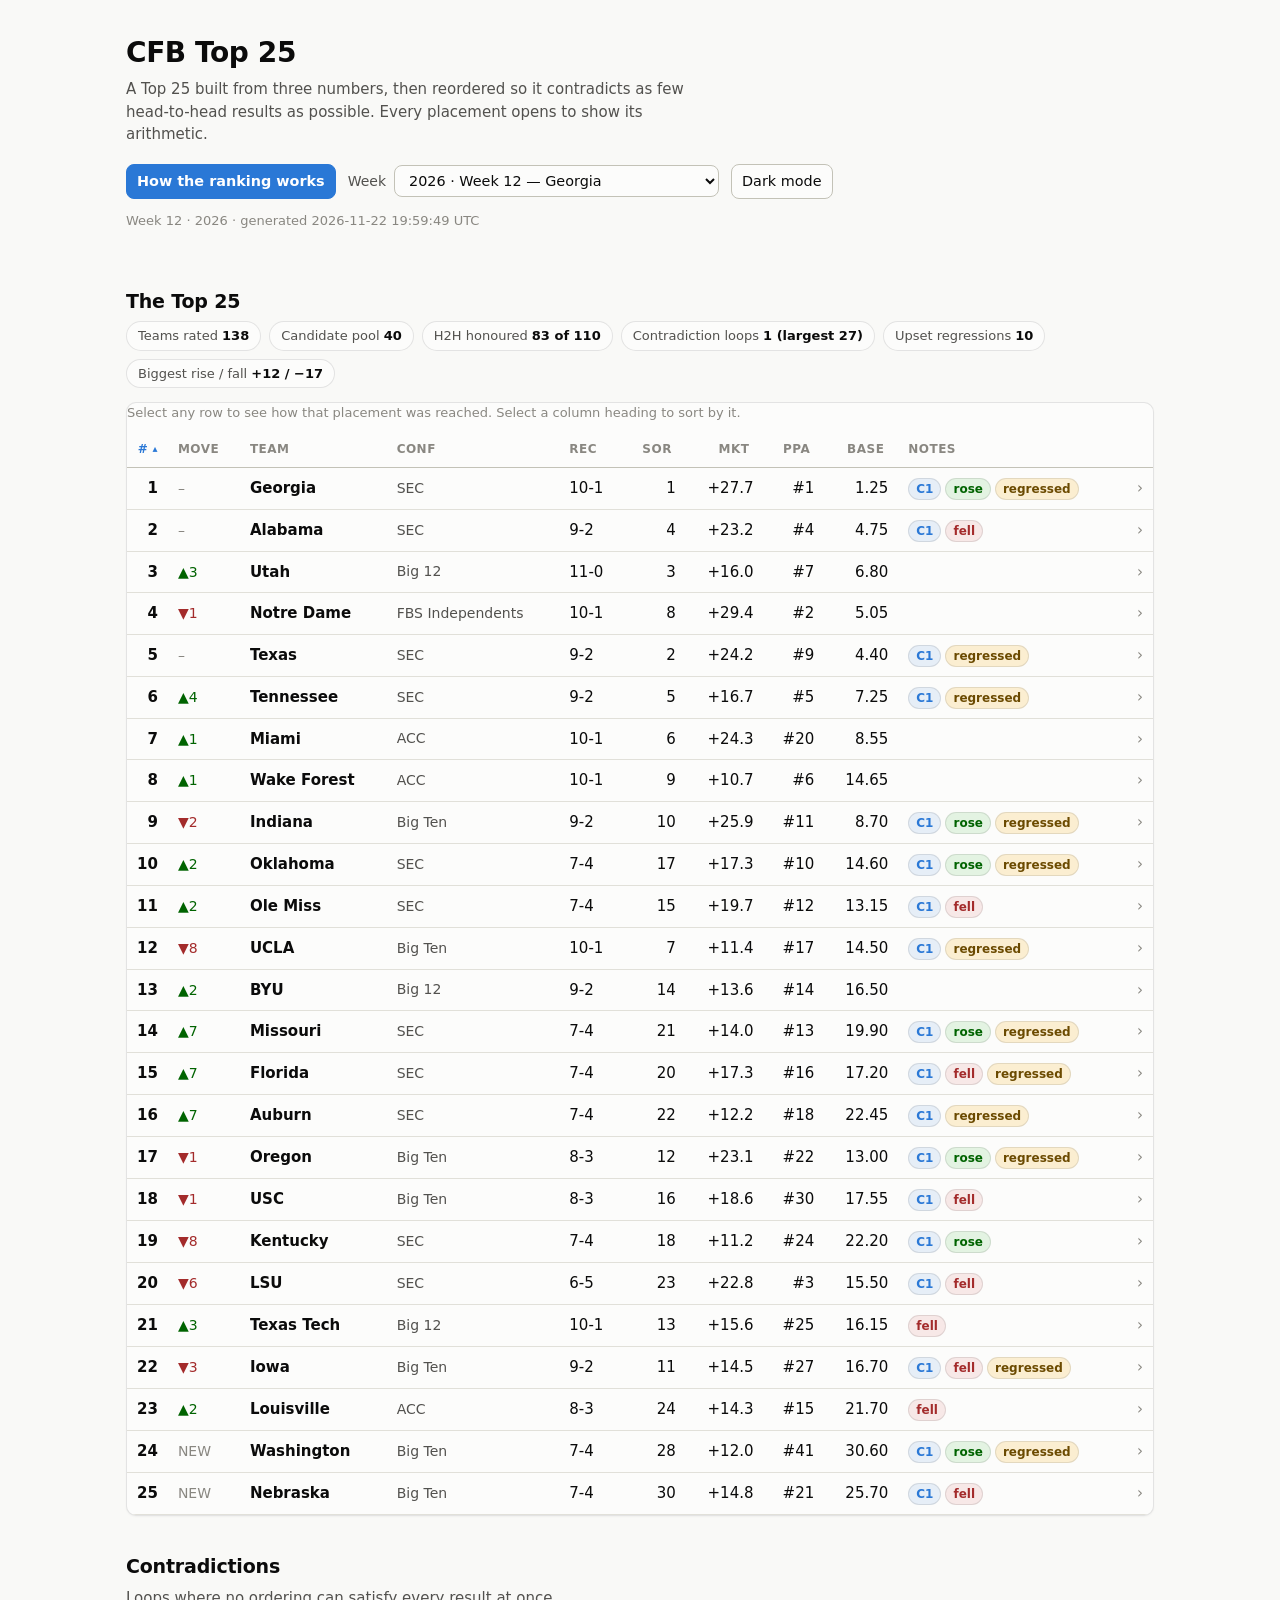
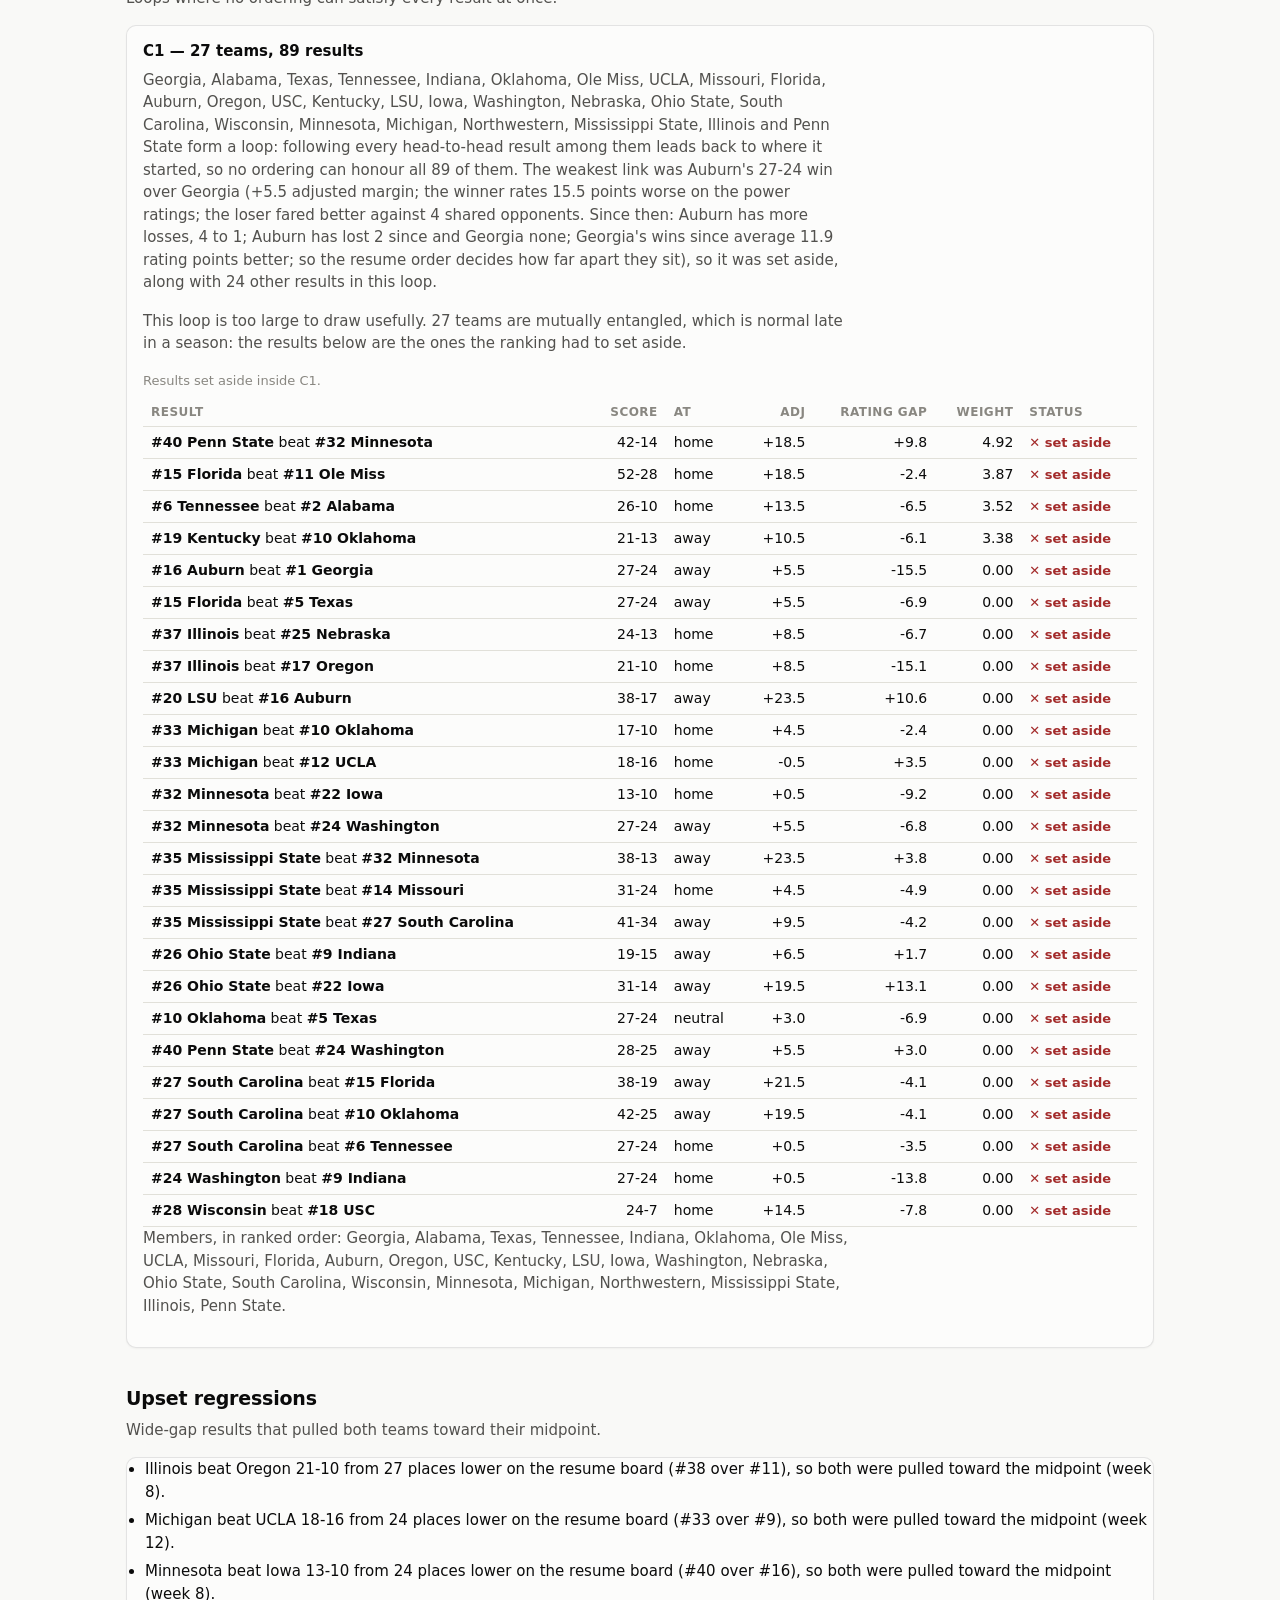
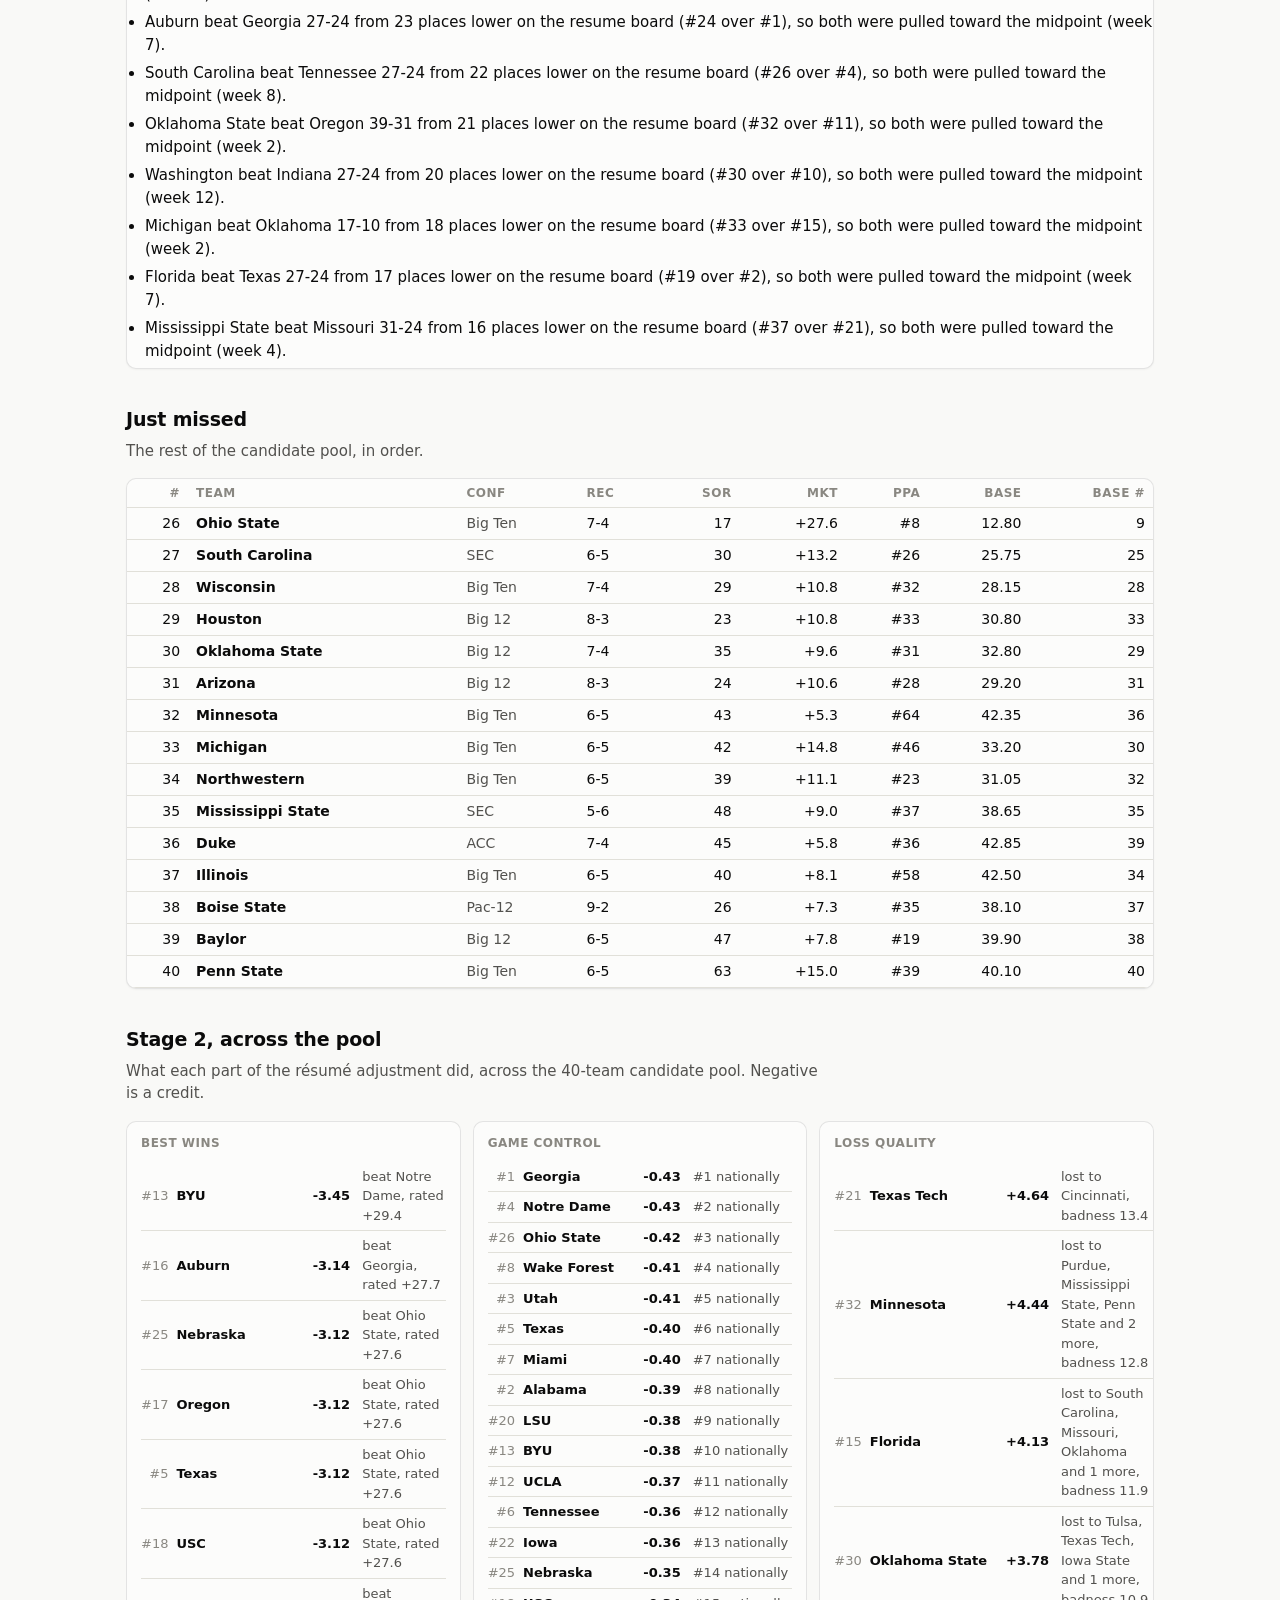
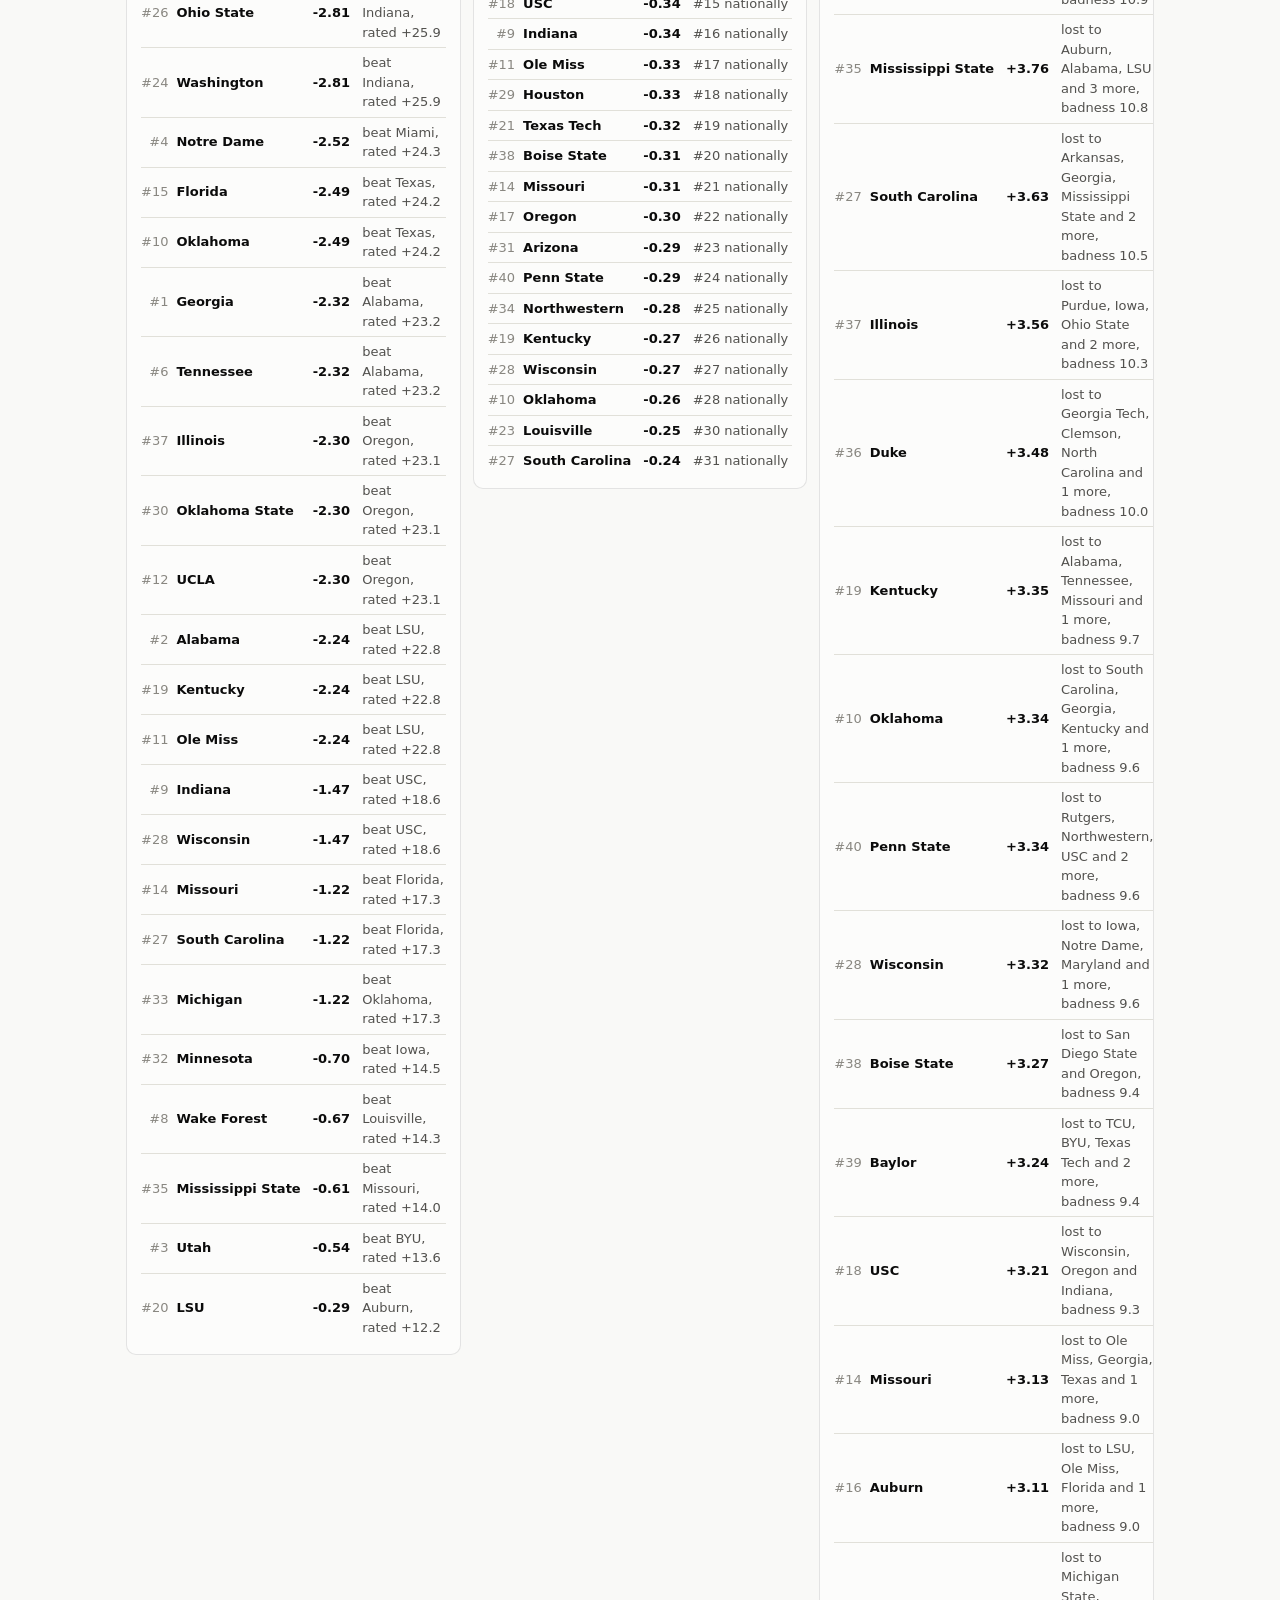
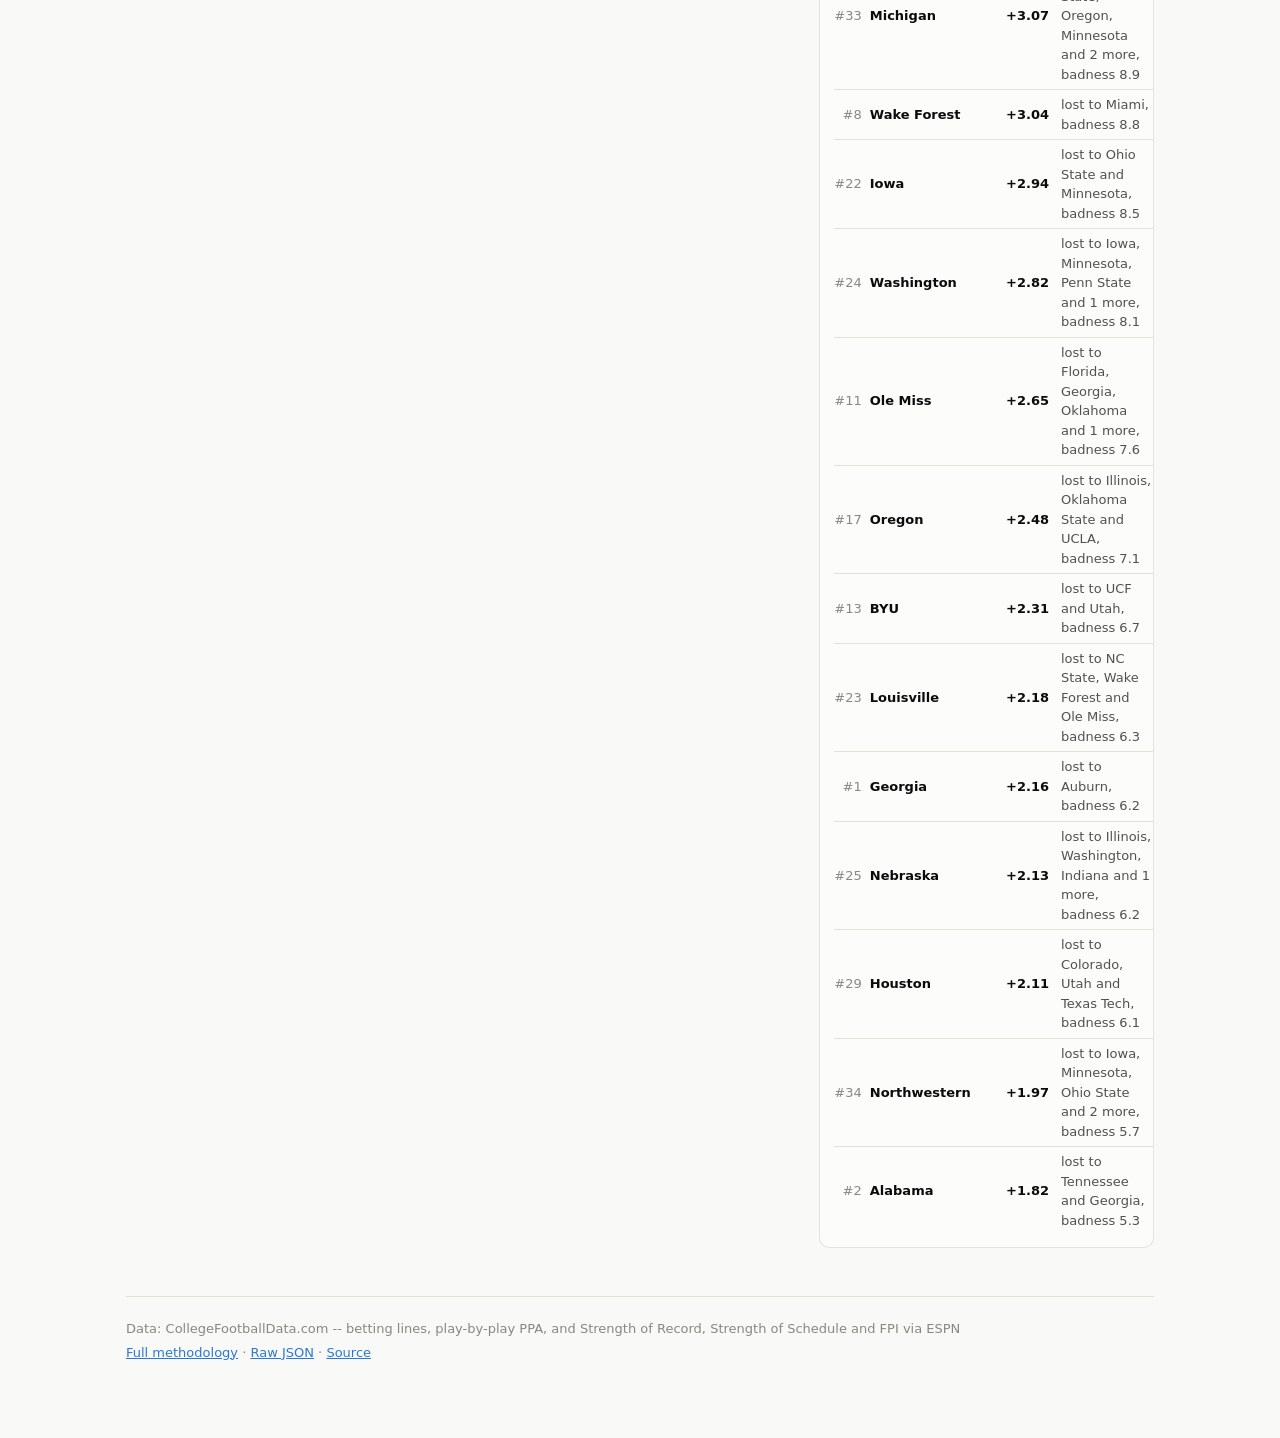
<file: docs/index.html>
<!doctype html>
<html lang="en">
<head>
<meta charset="utf-8">
<meta name="viewport" content="width=device-width, initial-scale=1">
<title>CFB Top 25</title>
<meta name="description" content="A college football Top 25 built from Strength of Record, the betting market's neutral-field ratings, opponent-adjusted play-by-play and head-to-head results, with every placement explained.">
<link rel="stylesheet" href="assets/style.css?v=ecfea42f">
<link rel="icon" href="data:image/svg+xml,%3Csvg xmlns='http://www.w3.org/2000/svg' viewBox='0 0 32 32'%3E%3Ctext y='26' font-size='26'%3E%F0%9F%8F%88%3C/text%3E%3C/svg%3E">
</head>
<body>
<div class="wrap">

  <header class="site">
    <h1>CFB Top 25</h1>
    <p class="tagline">
      A Top 25 built from three numbers, then reordered so it contradicts as few
      head-to-head results as possible. Every placement opens to show its arithmetic.
    </p>

    <div class="controls">
      <button type="button" class="btn primary" id="how-open" aria-haspopup="dialog">
        How the ranking works
      </button>
      <span class="control-group">
        <label for="week-select">Week</label>
        <select id="week-select"></select>
      </span>
      <button type="button" class="btn" id="theme-toggle" aria-pressed="false">Dark mode</button>
      <span class="stamp" id="stamp"></span>
    </div>
    <p class="banner warn" id="banner-stale" hidden></p>
    <p class="banner info" id="banner-sample" hidden></p>
    <p class="banner warn" id="banner-error" hidden></p>
  </header>

  <!-- Everything explanatory lives here rather than above the table, so the page
       opens on the ranking itself. The long version is methodology.html. -->
  <dialog id="how-it-works" aria-labelledby="how-title">
    <div class="dialog-head">
      <h2 id="how-title">How the ranking works</h2>
      <button type="button" class="btn" id="how-close">Close</button>
    </div>
    <div class="dialog-body">

      <p class="lede">
        Four stages. The first three produce a score; the fourth reorders it so the
        ranking contradicts as few head-to-head results as possible.
      </p>

      <h3>Stage 1 &mdash; the three numbers</h3>
      <p class="lede">
        Every team gets three national ranks, and <b>lower is better</b>:
      </p>
      <ul class="inputs">
        <li>
          <b>SoR</b> &mdash; <i>the r&eacute;sum&eacute;.</i>
          Who you beat and how hard that was. We walk a top-25 team through your exact
          schedule and ask how often it would finish with your record. Rarely means a
          better r&eacute;sum&eacute;.
        </li>
        <li>
          <b>Mkt</b> &mdash; <i>Vegas's power ranking.</i>
          How good the money thinks you <em>are</em>, in points on a neutral field. Solved
          from betting lines, so +20 beats +15 by five on a neutral site.
        </li>
        <li>
          <b>PPA</b> &mdash; <i>the game tape, counted.</i>
          How well you actually <em>played</em>, snap by snap: points gained per play on
          offence less points allowed on defence, adjusted for who you played.
        </li>
      </ul>
      <p class="lede">
        Mkt is an opinion formed before games; PPA measures what happened during them.
        That is why both are here. The r&eacute;sum&eacute; carries the most weight, because
        what a team has achieved should outrank how good it looks. Combined they give the
        <b>Base</b> column.
      </p>

      <h3>Stage 2 &mdash; the r&eacute;sum&eacute; adjustment</h3>
      <p class="lede">
        A record alone does not say how you got it, so four things move the Base score:
        <b>how your losses look</b> (a one-point defeat on the road is not a blowout at
        home), <b>your best win</b>, <b>how comfortably you win</b>, and <b>how you played
        against the number</b> &mdash; beating a bad team by 17 when you were favoured by
        28 is a miss, and beating a good one by 1 when you were favoured by 3 is par.
      </p>

      <h3>Stage 3 &mdash; upset regression</h3>
      <p class="lede">
        When a result spans a wide gap &mdash; the 38th-best r&eacute;sum&eacute; beats the
        5th &mdash; it says <em>both</em> teams were mis-rated, not just one. So both are
        pulled toward their midpoint. The winner is not teleported to the top and the
        loser does not get to pretend the game never happened.
      </p>

      <h3>Stage 4 &mdash; head-to-head</h3>
      <p class="lede">
        <b>If a team beat you, it is ranked above you.</b> That is a requirement, not a
        preference, and there are exactly four exceptions:
      </p>
      <ul class="reasons">
        <li><b>Rule 1</b> &mdash; it has more losses than you. Any gap.</li>
        <li><b>Rule 2</b> &mdash; it has lost since the game and you have not. Any gap.</li>
        <li><b>Rule 3</b> &mdash; it has lost more often since the game than you have. Any gap.</li>
        <li class="rule-note">A bye counts for nothing either way. Rules 2 and 3 need you
          to have <b>played</b> since &mdash; sitting one out is not surviving &mdash; and
          rule 4 counts games, not weeks, so a week it was never offered does not widen
          your gap.</li>
        <li><b>Rule 4</b> &mdash; you have been beating better teams than it has, and it
          has played at least twice since. Capped, and the cap grows the more it plays.</li>
      </ul>
      <p class="lede">
        Nothing else counts. Rules 1 to 3 let the r&eacute;sum&eacute; decide how far apart
        you finish; rule 4 caps it. When the requirement forces a change, both teams move
        toward each other rather than one being dragged to the other.
      </p>
      <p class="lede">
        Where it does go against a result, that team&rsquo;s own card names the rule by
        number, because &ldquo;my team beat them and is ranked below them&rdquo; deserves
        a real answer.
      </p>

      <p class="lede">
        <a href="methodology.html">The full methodology</a> has the arithmetic behind each
        stage, the reasoning for every choice, and the live weights this week is built on.
      </p>
    </div>
  </dialog>

  <main>
    <section id="top25">
      <h2>The Top 25</h2>
      <ul class="pill-row" id="summary"></ul>
      <div class="card cards-on-phone">
        <table id="rankings-table">
          <caption id="rankings-caption">Select any row to see how that placement was reached. Select a column heading to sort by it.</caption>
          <thead>
            <!-- The six sortable headings are buttons: click to sort by that
                 column, click again to reverse. Below 640px the table becomes a
                 card list and these are laid out as a chip strip above it,
                 because a card list has no header row to click. -->
            <tr>
              <th scope="col" class="num sortable" data-sort="rank" aria-sort="ascending"><button type="button">#<span class="caret"></span></button></th>
              <th scope="col">Move</th>
              <th scope="col">Team</th>
              <th scope="col" class="col-opt">Conf</th>
              <th scope="col" class="sortable" data-sort="rec" aria-sort="none"><button type="button">Rec<span class="caret"></span></button></th>
              <th scope="col" class="num sortable" data-sort="sor" aria-sort="none" title="Strength of Record: how impressive the record is, given who it was played against"><button type="button">SoR<span class="caret"></span></button></th>
              <th scope="col" class="num sortable" data-sort="mkt" aria-sort="none" title="Points the betting market implies this team is worth on a neutral field"><button type="button">Mkt<span class="caret"></span></button></th>
              <th scope="col" class="num sortable" data-sort="ppa" aria-sort="none" title="National rank in opponent-adjusted points added per play"><button type="button">PPA<span class="caret"></span></button></th>
              <th scope="col" class="num sortable" data-sort="base" aria-sort="none" title="The three numbers combined: SoR, Mkt and PPA at their weights. Lower is better. Open a row to see what the adjustments and head-to-head did to it."><button type="button">Base<span class="caret"></span></button></th>
              <th scope="col">Notes</th>
              <th scope="col" class="col-chev"><span class="sr-only">Expand</span></th>
            </tr>
          </thead>
          <tbody id="rankings-body"></tbody>
        </table>
      </div>
    </section>

    <section id="contradictions">
      <h2>Contradictions</h2>
      <p class="lede">Loops where no ordering can satisfy every result at once.</p>
      <div id="cycles"></div>
    </section>

    <section id="regressions">
      <h2>Upset regressions</h2>
      <p class="lede">Wide-gap results that pulled both teams toward their midpoint.</p>
      <div class="card"><div id="regression-list"></div></div>
    </section>

    <section id="justmissed">
      <h2>Just missed</h2>
      <p class="lede">The rest of the candidate pool, in order.</p>
      <div class="card"><div id="tail-list"></div></div>
    </section>

    <section id="leaderboards">
      <h2>Stage 2, across the pool</h2>
      <p class="lede" id="leaderboards-lede"></p>
      <div class="boards" id="boards"></div>
    </section>
  </main>

  <footer class="site">
    <p id="attribution"></p>
    <p>
      <a href="methodology.html">Full methodology</a> &middot;
      <a href="data/rankings.json">Raw JSON</a> &middot;
      <a href="https://github.com/thanejohannsen/CFB_Top25">Source</a>
    </p>
    <noscript><p>This page renders from <a href="data/rankings.json">data/rankings.json</a>, which contains the full ranking and every justification.</p></noscript>
  </footer>

</div>
<script src="assets/app.js?v=e7948de8"></script>
</body>
</html>
</file>
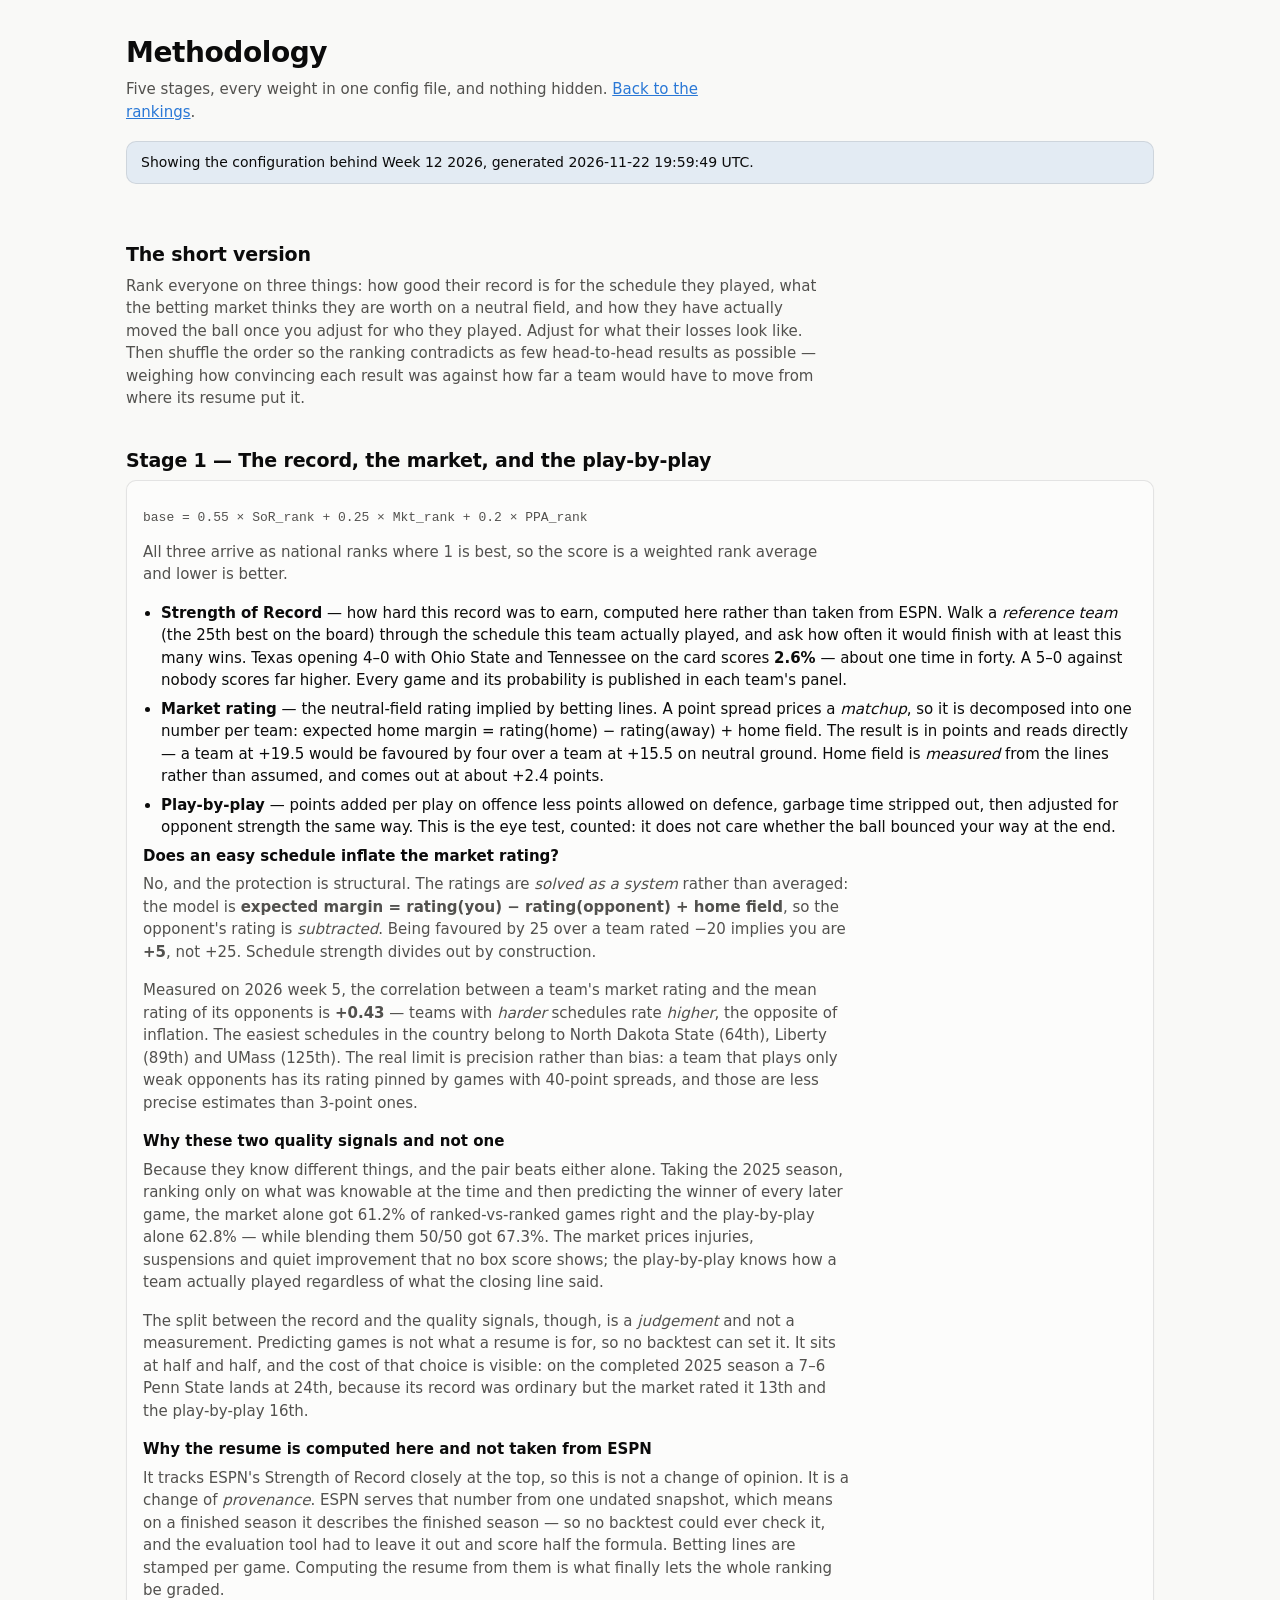
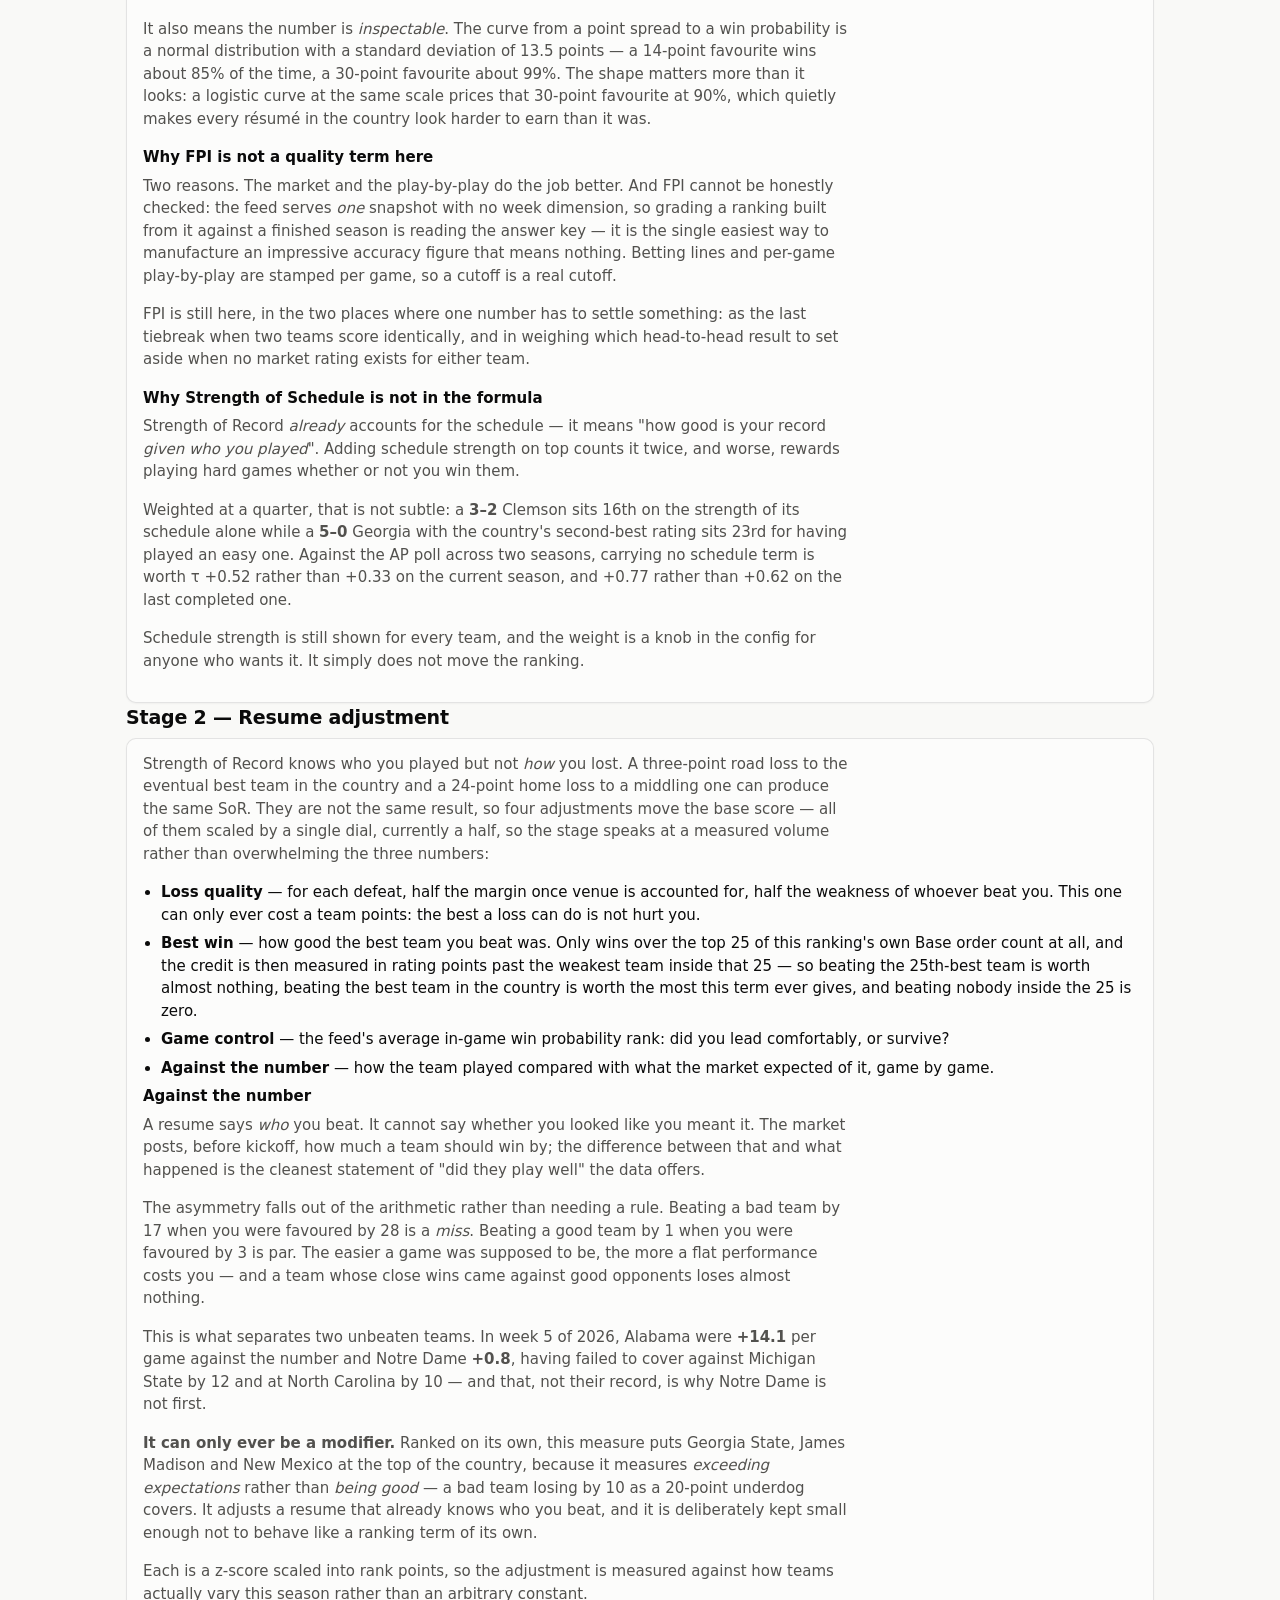
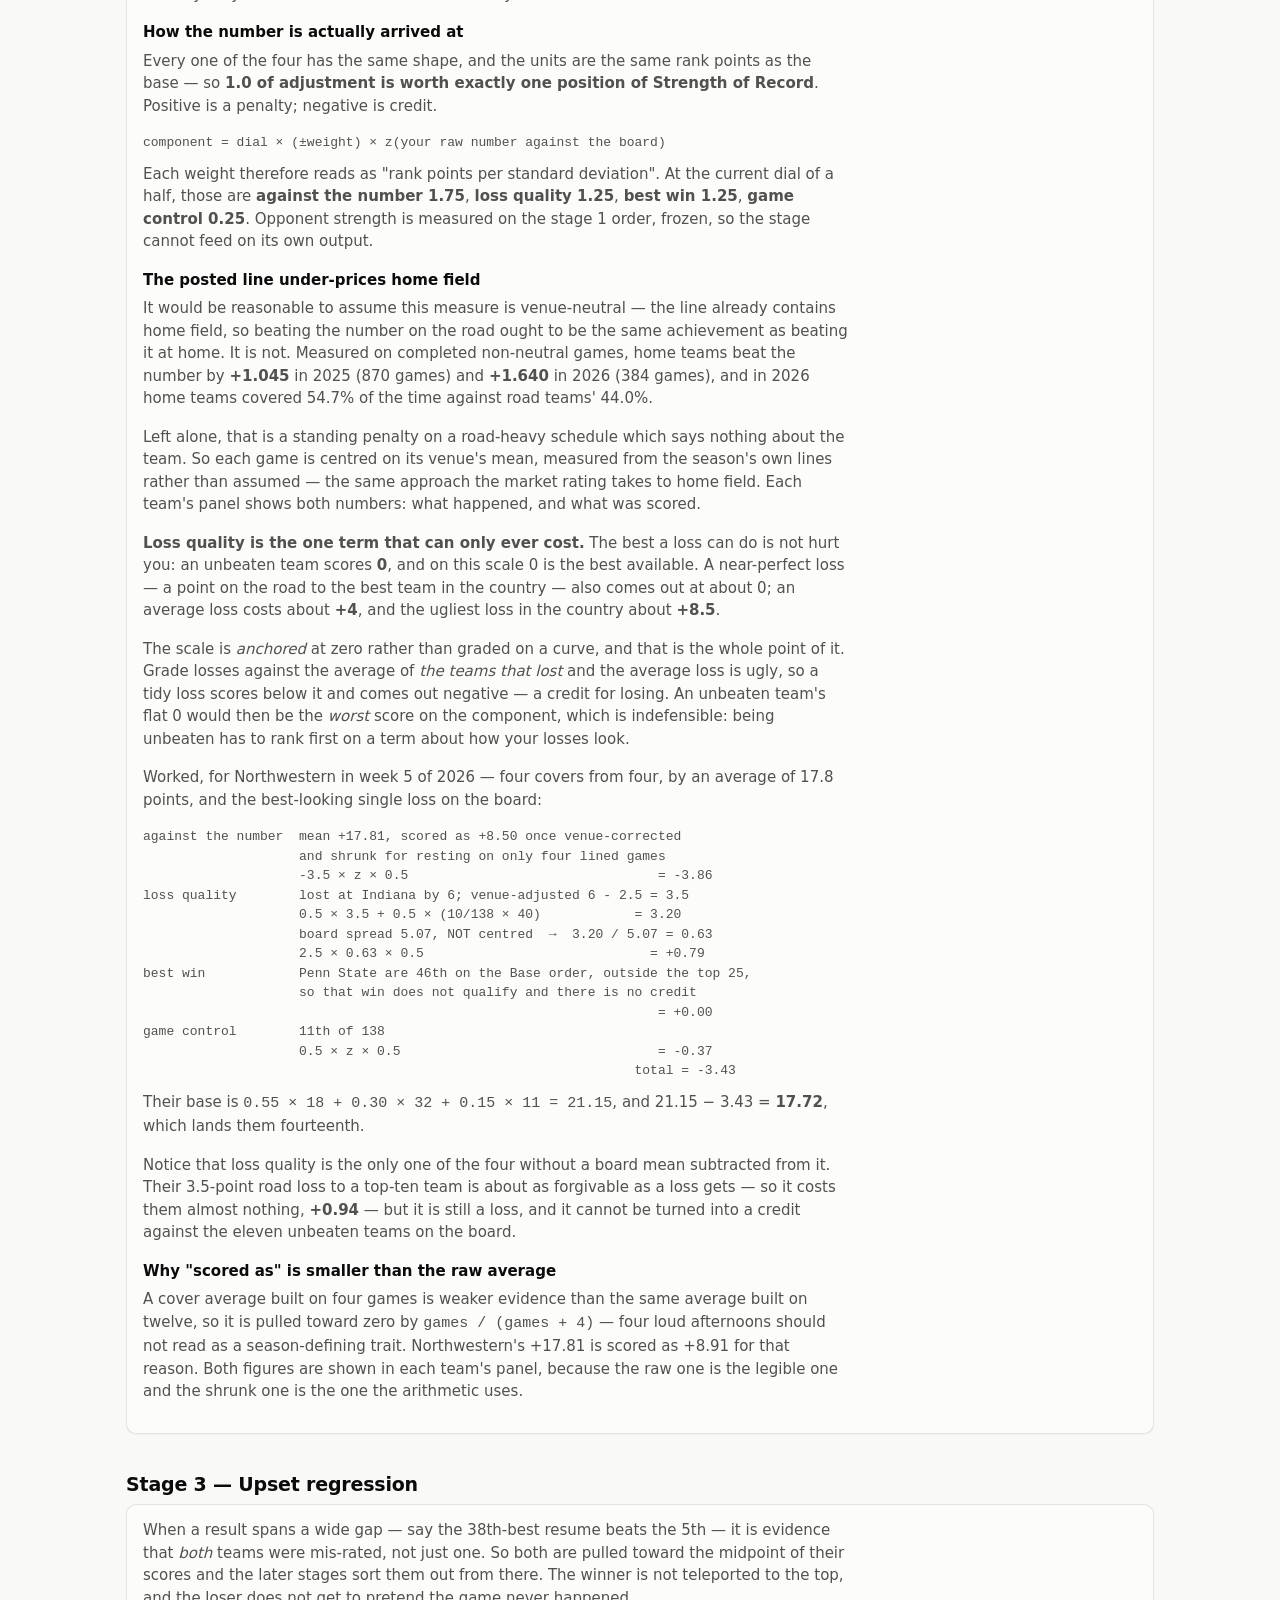
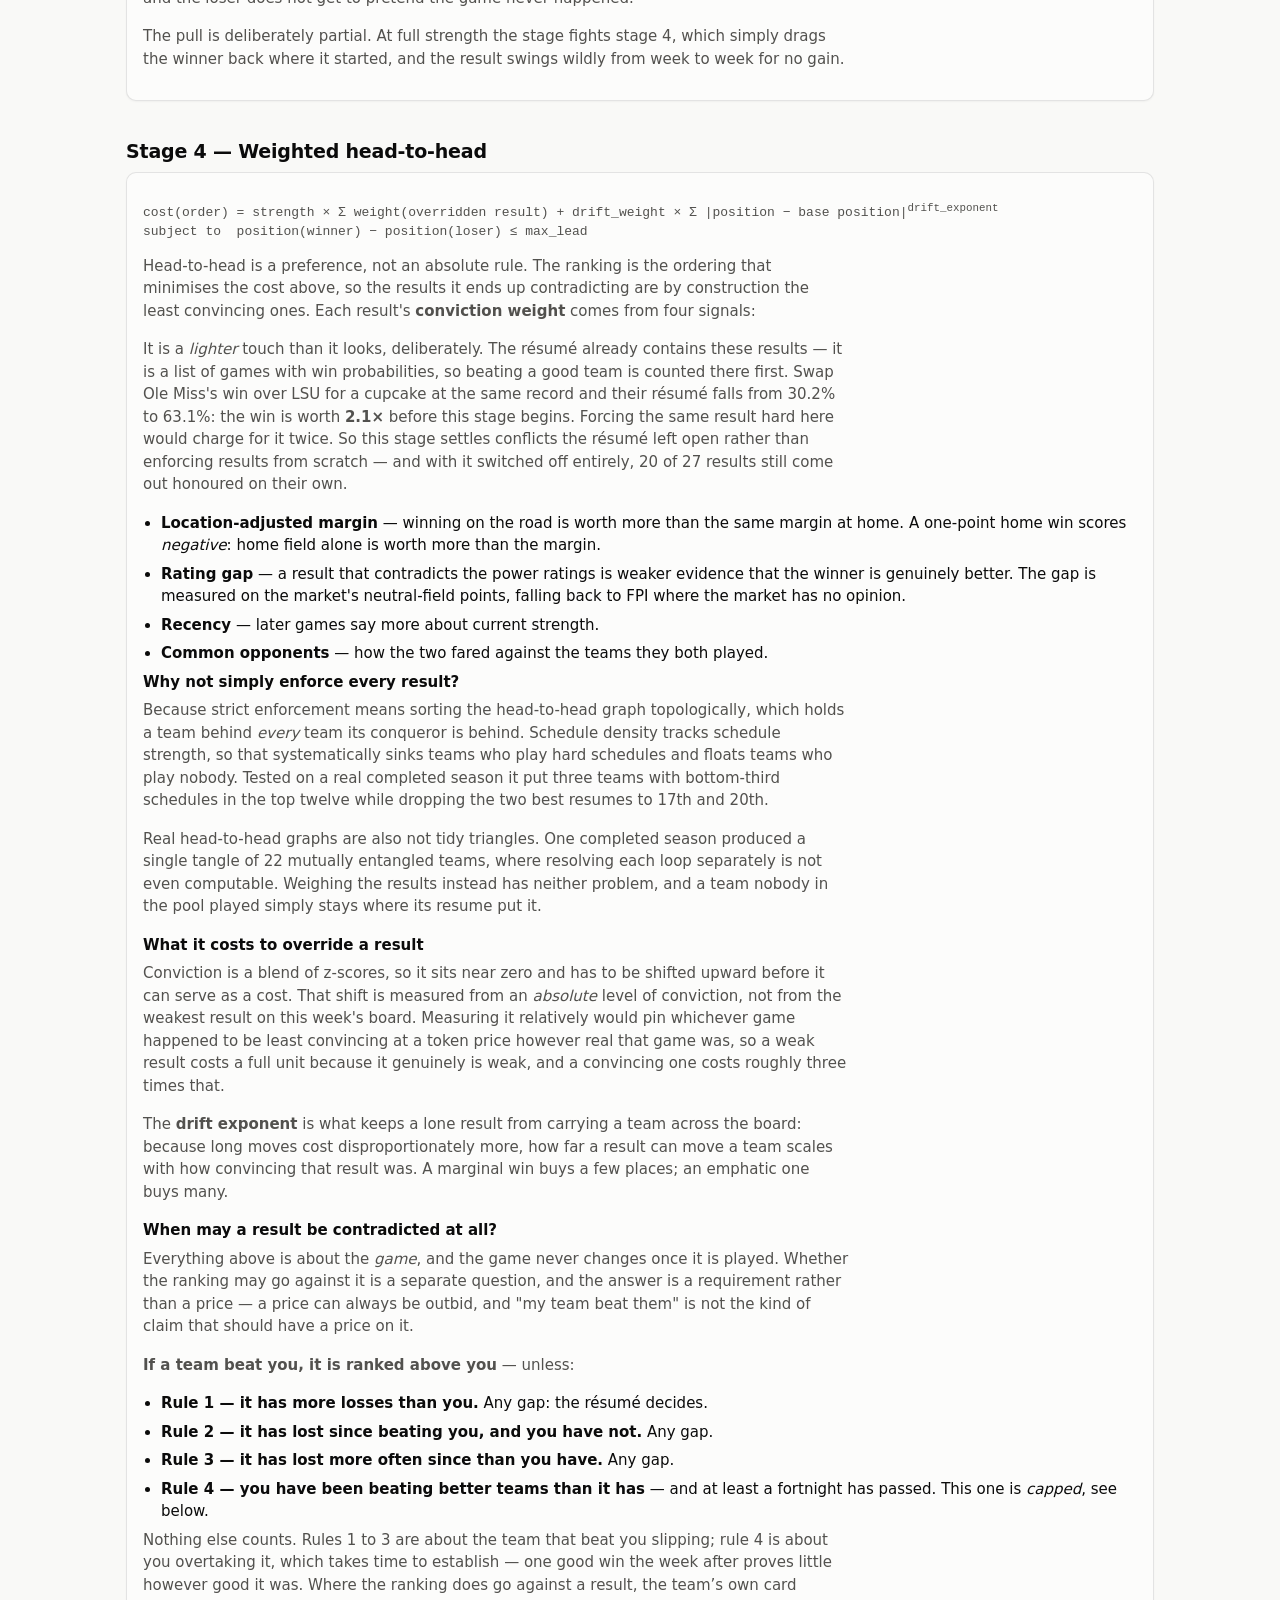
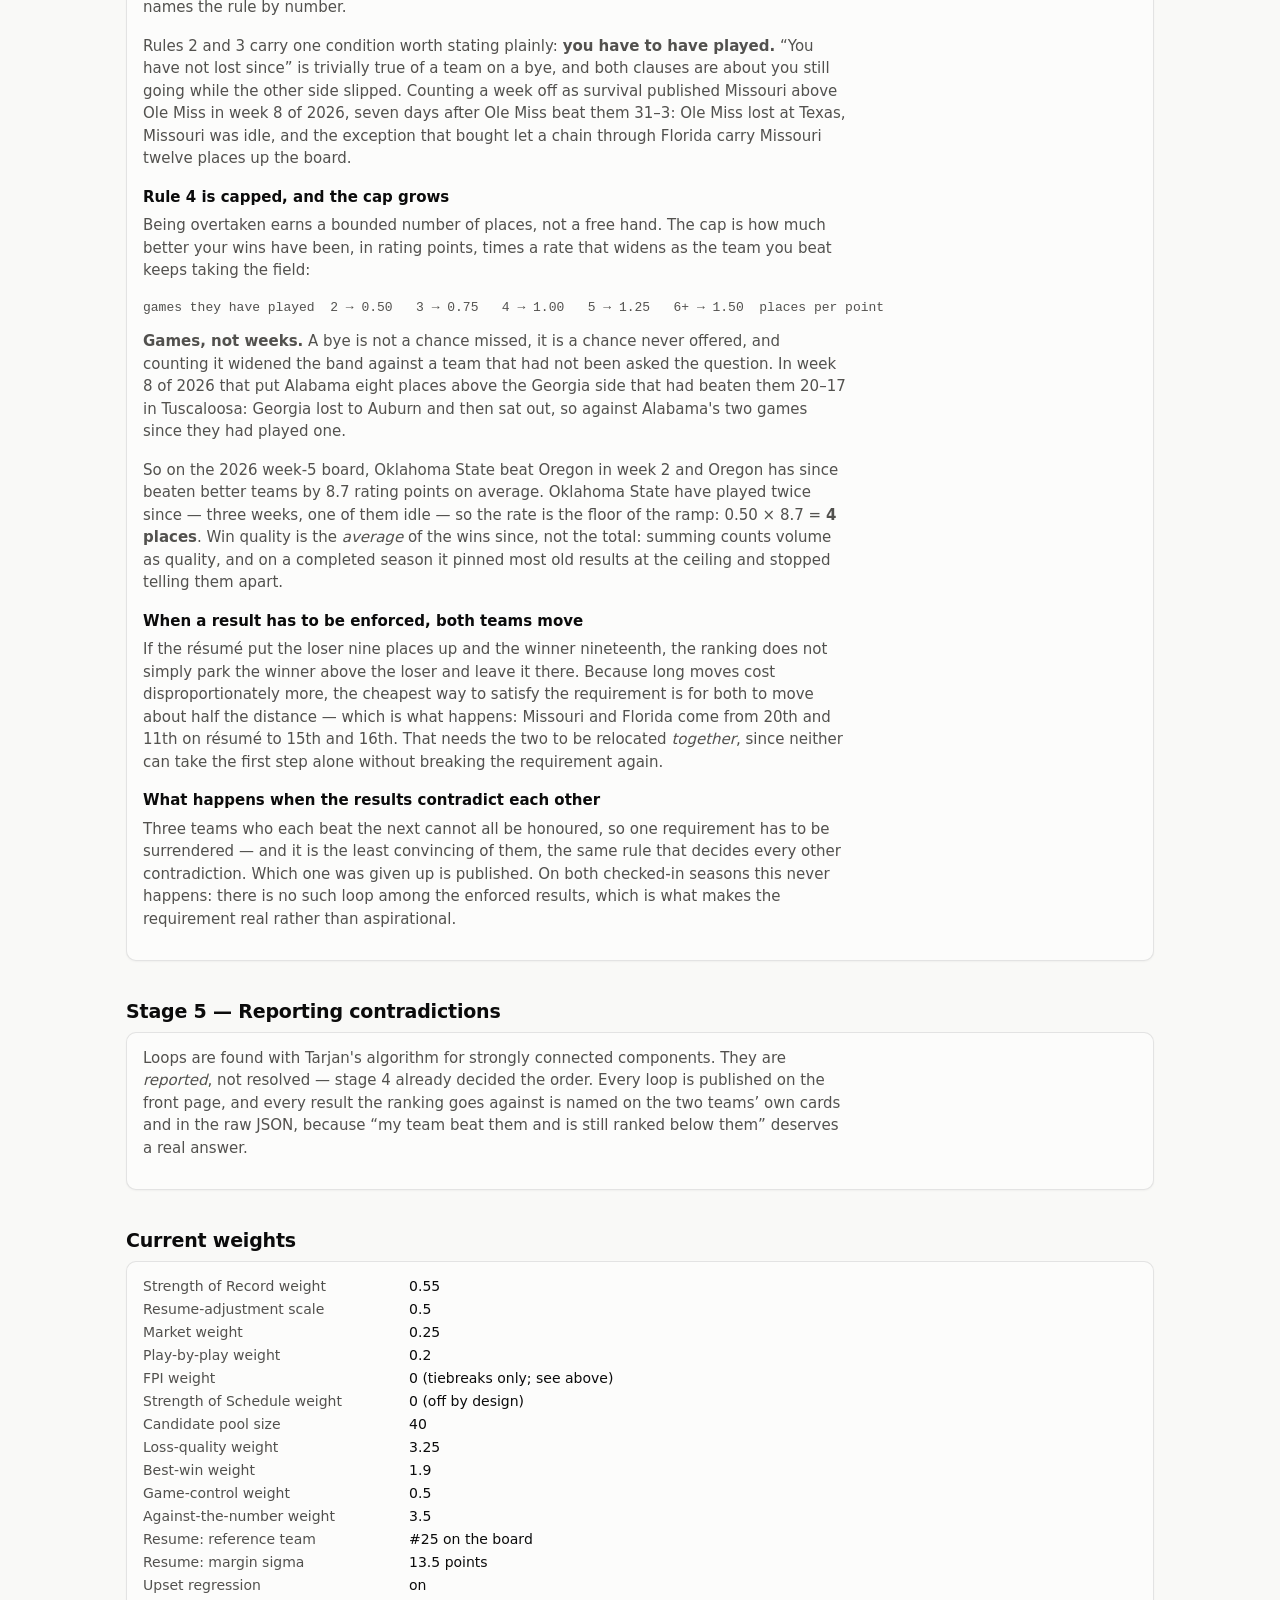
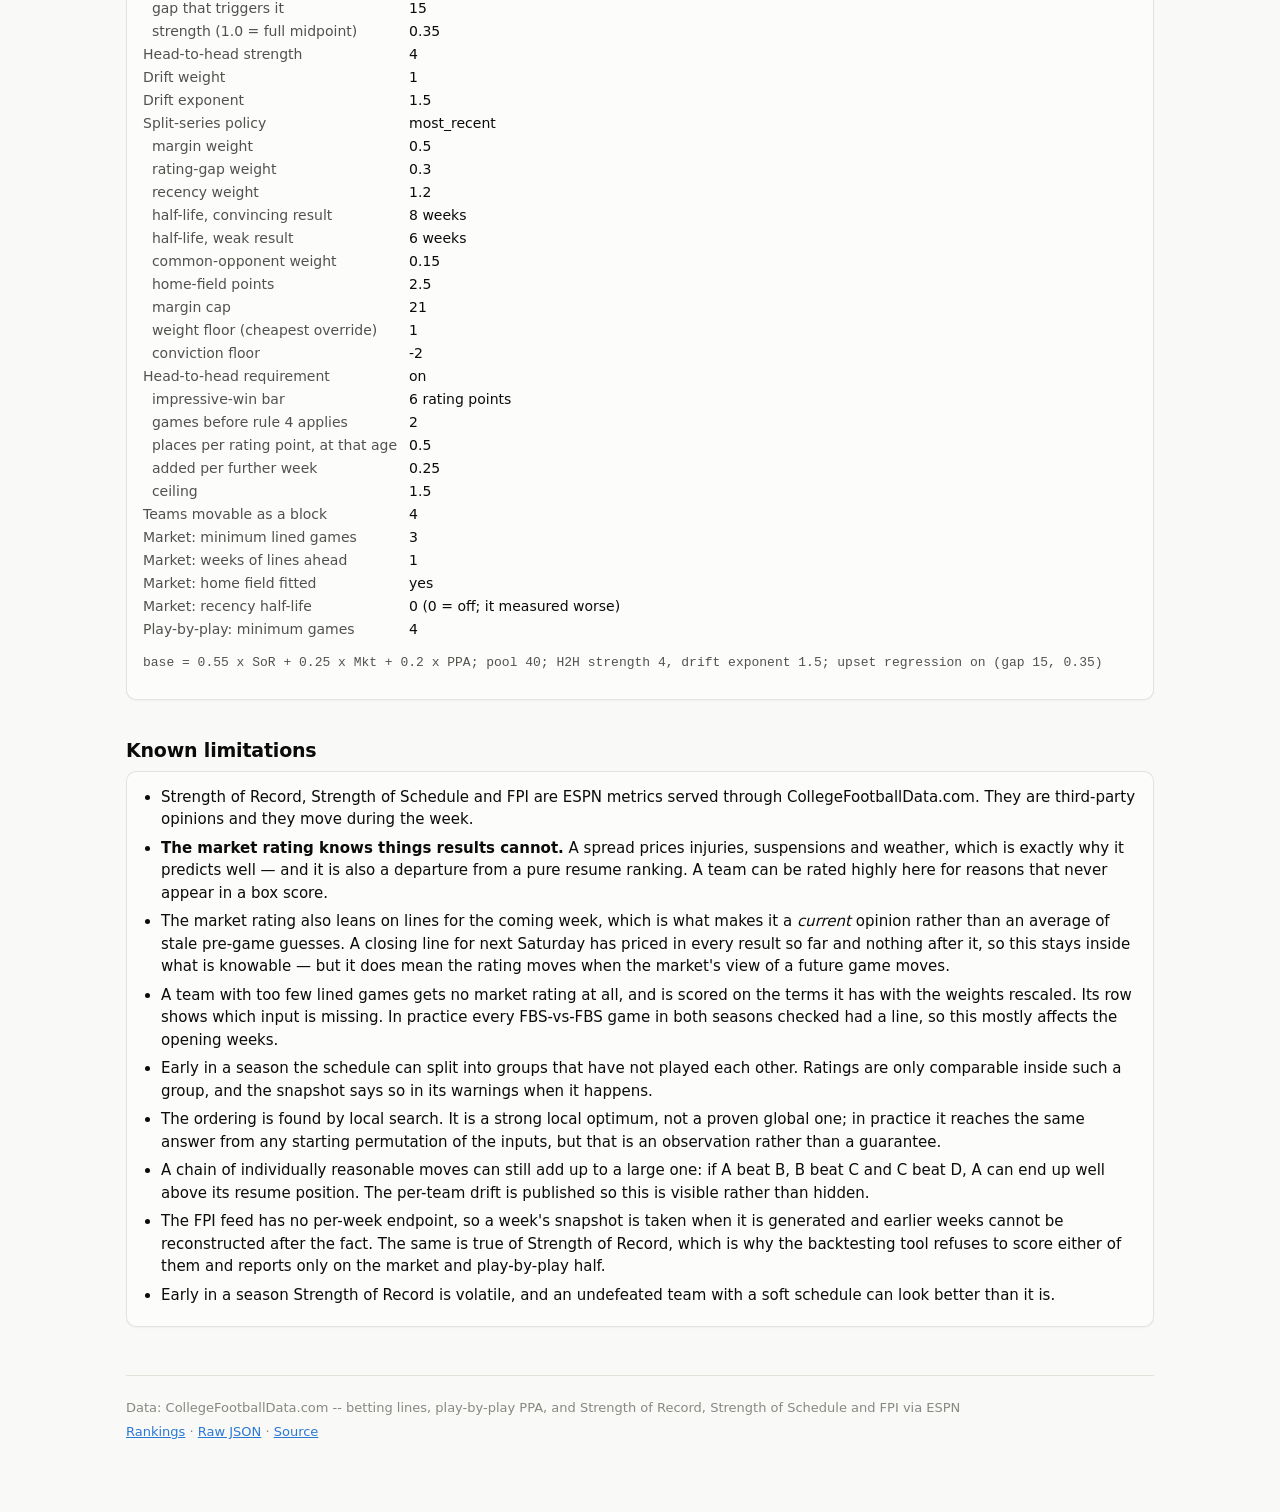
<file: docs/methodology.html>
<!doctype html>
<html lang="en">
<head>
<meta charset="utf-8">
<meta name="viewport" content="width=device-width, initial-scale=1">
<title>Methodology &mdash; CFB Top 25</title>
<meta name="description" content="How the CFB Top 25 is computed: Strength of Record and Strength of Schedule, resume adjustment, upset regression, and weighted head-to-head ordering.">
<link rel="stylesheet" href="assets/style.css?v=ecfea42f">
<link rel="icon" href="data:image/svg+xml,%3Csvg xmlns='http://www.w3.org/2000/svg' viewBox='0 0 32 32'%3E%3Ctext y='26' font-size='26'%3E%F0%9F%8F%88%3C/text%3E%3C/svg%3E">
</head>
<body>
<div class="wrap">
  <header class="site">
    <h1>Methodology</h1>
    <p class="tagline">
      Five stages, every weight in one config file, and nothing hidden.
      <a href="index.html">Back to the rankings</a>.
    </p>
    <p class="banner info" id="live-config" hidden></p>
  </header>

  <main>
    <section>
      <h2>The short version</h2>
      <p class="lede">
        Rank everyone on three things: how good their record is for the schedule they
        played, what the betting market thinks they are worth on a neutral field, and how
        they have actually moved the ball once you adjust for who they played. Adjust for
        what their losses look like. Then shuffle the order so the ranking contradicts as
        few head-to-head results as possible &mdash; weighing how convincing each result was
        against how far a team would have to move from where its resume put it.
      </p>
    </section>

    <section>
      <h2>Stage 1 &mdash; The record, the market, and the play-by-play</h2>
      <div class="card"><div class="card-body">
        <p class="formula" id="f-stage1">base = w_sor &times; SoR_rank + w_market &times; Mkt_rank + w_perf &times; PPA_rank</p>
        <p class="lede">
          All three arrive as national ranks where 1 is best, so the score is a weighted
          rank average and lower is better.
        </p>
        <ul class="reasons">
          <li><b>Strength of Record</b> &mdash; how hard this record was to earn, computed
            here rather than taken from ESPN. Walk a <em>reference team</em> (the 25th best
            on the board) through the schedule this team actually played, and ask how often
            it would finish with at least this many wins. Texas opening 4&ndash;0 with Ohio
            State and Tennessee on the card scores <b>2.6%</b> &mdash; about one time in
            forty. A 5&ndash;0 against nobody scores far higher. Every game and its
            probability is published in each team's panel.</li>
          <li><b>Market rating</b> &mdash; the neutral-field rating implied by betting lines. A
            point spread prices a <em>matchup</em>, so it is decomposed into one number per
            team: expected home margin = rating(home) &minus; rating(away) + home field. The
            result is in points and reads directly &mdash; a team at +19.5 would be favoured
            by four over a team at +15.5 on neutral ground. Home field is <em>measured</em>
            from the lines rather than assumed, and comes out at about +2.4 points.</li>
          <li><b>Play-by-play</b> &mdash; points added per play on offence less points allowed
            on defence, garbage time stripped out, then adjusted for opponent strength the
            same way. This is the eye test, counted: it does not care whether the ball
            bounced your way at the end.</li>
        </ul>
        <h3>Does an easy schedule inflate the market rating?</h3>
        <p class="lede">
          No, and the protection is structural. The ratings are <em>solved as a system</em>
          rather than averaged: the model is
          <b>expected margin = rating(you) &minus; rating(opponent) + home field</b>, so the
          opponent's rating is <em>subtracted</em>. Being favoured by 25 over a team rated
          &minus;20 implies you are <b>+5</b>, not +25. Schedule strength divides out by
          construction.
        </p>
        <p class="lede">
          Measured on 2026 week 5, the correlation between a team's market rating and the
          mean rating of its opponents is <b>+0.43</b> &mdash; teams with <em>harder</em>
          schedules rate <em>higher</em>, the opposite of inflation. The easiest schedules
          in the country belong to North Dakota State (64th), Liberty (89th) and UMass
          (125th). The real limit is precision rather than bias: a team that plays only
          weak opponents has its rating pinned by games with 40-point spreads, and those
          are less precise estimates than 3-point ones.
        </p>
        <h3>Why these two quality signals and not one</h3>
        <p class="lede">
          Because they know different things, and the pair beats either alone. Taking the
          2025 season, ranking only on what was knowable at the time and then predicting
          the winner of every later game, the market alone got 61.2% of ranked-vs-ranked
          games right and the play-by-play alone 62.8% &mdash; while blending them 50/50 got
          67.3%. The market prices injuries, suspensions and quiet improvement that no box
          score shows; the play-by-play knows how a team actually played regardless of what
          the closing line said.
        </p>
        <p class="lede">
          The split between the record and the quality signals, though, is a
          <em>judgement</em> and not a measurement. Predicting games is not what a resume is
          for, so no backtest can set it. It sits at half and half, and the cost of that
          choice is visible: on the completed 2025 season a 7&ndash;6 Penn State lands at
          24th, because its record was ordinary but the market rated it 13th and the
          play-by-play 16th.
        </p>
        <h3>Why the resume is computed here and not taken from ESPN</h3>
        <p class="lede">
          It tracks ESPN's Strength of Record closely at the top, so this is not a change of
          opinion. It is a change of <em>provenance</em>. ESPN serves that number from one
          undated snapshot, which means on a finished season it describes the finished
          season &mdash; so no backtest could ever check it, and the evaluation tool had to
          leave it out and score half the formula. Betting lines are stamped per game.
          Computing the resume from them is what finally lets the whole ranking be graded.
        </p>
        <p class="lede">
          It also means the number is <em>inspectable</em>. The curve from a point spread to
          a win probability is a normal distribution with a standard deviation of 13.5
          points &mdash; a 14-point favourite wins about 85% of the time, a 30-point
          favourite about 99%. The shape matters more than it looks: a logistic curve at
          the same scale prices that 30-point favourite at 90%, which quietly makes every
          r&eacute;sum&eacute; in the country look harder to earn than it was.
        </p>
        <h3>Why FPI is not a quality term here</h3>
        <p class="lede">
          Two reasons. The market and the play-by-play do the job better. And FPI cannot be
          honestly checked: the feed serves <em>one</em> snapshot with no week dimension, so
          grading a ranking built from it against a finished season is reading the answer
          key &mdash; it is the single easiest way to manufacture an impressive accuracy
          figure that means nothing. Betting lines and per-game play-by-play are stamped per
          game, so a cutoff is a real cutoff.
        </p>
        <p class="lede">
          FPI is still here, in the two places where one number has to settle something: as
          the last tiebreak when two teams score identically, and in weighing which
          head-to-head result to set aside when no market rating exists for either team.
        </p>
        <h3>Why Strength of Schedule is not in the formula</h3>
        <p class="lede">
          Strength of Record <em>already</em> accounts for the schedule &mdash; it means
          "how good is your record <em>given who you played</em>". Adding schedule strength
          on top counts it twice, and worse, rewards playing hard games whether or not you
          win them.
        </p>
        <p class="lede">
          Weighted at a quarter, that is not subtle: a <b>3&ndash;2</b> Clemson sits 16th on
          the strength of its schedule alone while a <b>5&ndash;0</b> Georgia with the
          country's second-best rating sits 23rd for having played an easy one. Against the
          AP poll across two seasons, carrying no schedule term is worth &tau; +0.52 rather
          than +0.33 on the current season, and +0.77 rather than +0.62 on the last
          completed one.
        </p>
        <p class="lede">
          Schedule strength is still shown for every team, and the weight is a knob in the
          config for anyone who wants it. It simply does not move the ranking.
        </p>
      </div></div>

      <h2>Stage 2 &mdash; Resume adjustment</h2>
      <div class="card"><div class="card-body">
        <p class="lede">
          Strength of Record knows who you played but not <em>how</em> you lost. A
          three-point road loss to the eventual best team in the country and a 24-point
          home loss to a middling one can produce the same SoR. They are not the same
          result, so four adjustments move the base score &mdash; all of them scaled by a
          single dial, currently a half, so the stage speaks at a measured volume rather
          than overwhelming the three numbers:
        </p>
        <ul class="reasons">
          <li><b>Loss quality</b> &mdash; for each defeat, half the margin once venue is
            accounted for, half the weakness of whoever beat you. This one can only ever
            cost a team points: the best a loss can do is not hurt you.</li>
          <li><b>Best win</b> &mdash; how good the best team you beat was. Only wins over
            the top 25 of this ranking's own Base order count at all, and the credit is
            then measured in rating points past the weakest team inside that 25 &mdash; so
            beating the 25th-best team is worth almost nothing, beating the best team in
            the country is worth the most this term ever gives, and beating nobody inside
            the 25 is zero.</li>
          <li><b>Game control</b> &mdash; the feed's average in-game win probability rank:
            did you lead comfortably, or survive?</li>
          <li><b>Against the number</b> &mdash; how the team played compared with what the
            market expected of it, game by game.</li>
        </ul>
        <h3>Against the number</h3>
        <p class="lede">
          A resume says <em>who</em> you beat. It cannot say whether you looked like you
          meant it. The market posts, before kickoff, how much a team should win by; the
          difference between that and what happened is the cleanest statement of "did they
          play well" the data offers.
        </p>
        <p class="lede">
          The asymmetry falls out of the arithmetic rather than needing a rule. Beating a
          bad team by 17 when you were favoured by 28 is a <em>miss</em>. Beating a good
          team by 1 when you were favoured by 3 is par. The easier a game was supposed to
          be, the more a flat performance costs you &mdash; and a team whose close wins came
          against good opponents loses almost nothing.
        </p>
        <p class="lede">
          This is what separates two unbeaten teams. In week 5 of 2026, Alabama were
          <b>+14.1</b> per game against the number and Notre Dame <b>+0.8</b>, having failed
          to cover against Michigan State by 12 and at North Carolina by 10 &mdash; and that,
          not their record, is why Notre Dame is not first.
        </p>
        <p class="lede">
          <b>It can only ever be a modifier.</b> Ranked on its own, this measure puts
          Georgia State, James Madison and New Mexico at the top of the country, because it
          measures <em>exceeding expectations</em> rather than <em>being good</em> &mdash; a
          bad team losing by 10 as a 20-point underdog covers. It adjusts a resume that
          already knows who you beat, and it is deliberately kept small enough not to
          behave like a ranking term of its own.
        </p>
        <p class="lede">
          Each is a z-score scaled into rank points, so the adjustment is measured against
          how teams actually vary this season rather than an arbitrary constant.
        </p>
        <h3>How the number is actually arrived at</h3>
        <p class="lede">
          Every one of the four has the same shape, and the units are the same rank points
          as the base &mdash; so <b>1.0 of adjustment is worth exactly one position of
          Strength of Record</b>. Positive is a penalty; negative is credit.
        </p>
        <pre class="formula">component = dial &times; (&plusmn;weight) &times; z(your raw number against the board)</pre>
        <p class="lede">
          Each weight therefore reads as "rank points per standard deviation". At the
          current dial of a half, those are <b>against the number 1.75</b>, <b>loss quality
          1.25</b>, <b>best win 1.25</b>, <b>game control 0.25</b>. Opponent strength is
          measured on the stage&nbsp;1 order, frozen, so the stage cannot feed on its own
          output.
        </p>
        <h3>The posted line under-prices home field</h3>
        <p class="lede">
          It would be reasonable to assume this measure is venue-neutral &mdash; the line
          already contains home field, so beating the number on the road ought to be the
          same achievement as beating it at home. It is not. Measured on completed
          non-neutral games, home teams beat the number by <b>+1.045</b> in 2025 (870
          games) and <b>+1.640</b> in 2026 (384 games), and in 2026 home teams covered
          54.7% of the time against road teams' 44.0%.
        </p>
        <p class="lede">
          Left alone, that is a standing penalty on a road-heavy schedule which says
          nothing about the team. So each game is centred on its venue's mean, measured
          from the season's own lines rather than assumed &mdash; the same approach the
          market rating takes to home field. Each team's panel shows both numbers: what
          happened, and what was scored.
        </p>
        <p class="lede">
          <b>Loss quality is the one term that can only ever cost.</b> The best a loss can
          do is not hurt you: an unbeaten team scores <b>0</b>, and on this scale 0 is the
          best available. A near-perfect loss &mdash; a point on the road to the best team
          in the country &mdash; also comes out at about 0; an average loss costs about
          <b>+4</b>, and the ugliest loss in the country about <b>+8.5</b>.
        </p>
        <p class="lede">
          The scale is <em>anchored</em> at zero rather than graded on a curve, and that is
          the whole point of it. Grade losses against the average of <em>the teams that
          lost</em> and the average loss is ugly, so a tidy loss scores below it and comes
          out negative &mdash; a credit for losing. An unbeaten team's flat 0 would then be
          the <em>worst</em> score on the component, which is indefensible: being unbeaten
          has to rank first on a term about how your losses look.
        </p>
        <p class="lede">
          Worked, for Northwestern in week 5 of 2026 &mdash; four covers from four, by an
          average of 17.8 points, and the best-looking single loss on the board:
        </p>
        <pre class="formula">against the number  mean +17.81, scored as +8.50 once venue-corrected
                    and shrunk for resting on only four lined games
                    -3.5 &times; z &times; 0.5                                = -3.86
loss quality        lost at Indiana by 6; venue-adjusted 6 - 2.5 = 3.5
                    0.5 &times; 3.5 + 0.5 &times; (10/138 &times; 40)            = 3.20
                    board spread 5.07, NOT centred  &rarr;  3.20 / 5.07 = 0.63
                    2.5 &times; 0.63 &times; 0.5                             = +0.79
best win            Penn State are 46th on the Base order, outside the top 25,
                    so that win does not qualify and there is no credit
                                                                  = +0.00
game control        11th of 138
                    0.5 &times; z &times; 0.5                                 = -0.37
                                                               total = -3.43</pre>
        <p class="lede">
          Their base is <code>0.55 &times; 18 + 0.30 &times; 32 + 0.15 &times; 11 =
          21.15</code>, and 21.15 &minus; 3.43 = <b>17.72</b>, which lands them
          fourteenth.
        </p>
        <p class="lede">
          Notice that loss quality is the only one of the four without a board mean
          subtracted from it. Their 3.5-point road loss to a top-ten team is about as
          forgivable as a loss gets &mdash; so it costs them almost nothing, <b>+0.94</b>
          &mdash; but it is still a loss, and it cannot be turned into a credit against
          the eleven unbeaten teams on the board.
        </p>
        <h3>Why "scored as" is smaller than the raw average</h3>
        <p class="lede">
          A cover average built on four games is weaker evidence than the same average
          built on twelve, so it is pulled toward zero by
          <code>games / (games + 4)</code> &mdash; four loud afternoons should not read as a
          season-defining trait. Northwestern's +17.81 is scored as +8.91 for that reason.
          Both figures are shown in each team's panel, because the raw one is the legible
          one and the shrunk one is the one the arithmetic uses.
        </p>
      </div></div>
    </section>

    <section>
      <h2>Stage 3 &mdash; Upset regression</h2>
      <div class="card"><div class="card-body">
        <p class="lede">
          When a result spans a wide gap &mdash; say the 38th-best resume beats the 5th
          &mdash; it is evidence that <em>both</em> teams were mis-rated, not just one. So
          both are pulled toward the midpoint of their scores and the later stages sort
          them out from there. The winner is not teleported to the top, and the loser does
          not get to pretend the game never happened.
        </p>
        <p class="lede">
          The pull is deliberately partial. At full strength the stage fights stage 4,
          which simply drags the winner back where it started, and the result swings
          wildly from week to week for no gain.
        </p>
      </div></div>
    </section>

    <section>
      <h2>Stage 4 &mdash; Weighted head-to-head</h2>
      <div class="card"><div class="card-body">
        <p class="formula">cost(order) = strength &times; &Sigma; weight(overridden result) + drift_weight &times; &Sigma; |position &minus; base position|<sup>drift_exponent</sup><br>subject to&nbsp; position(winner) &minus; position(loser) &le; max_lead</p>
        <p class="lede">
          Head-to-head is a preference, not an absolute rule. The ranking is the ordering
          that minimises the cost above, so the results it ends up contradicting are by
          construction the least convincing ones. Each result's <b>conviction weight</b>
          comes from four signals:
        </p>
        <p class="lede">
          It is a <em>lighter</em> touch than it looks, deliberately. The r&eacute;sum&eacute;
          already contains these results &mdash; it is a list of games with win
          probabilities, so beating a good team is counted there first. Swap Ole Miss's
          win over LSU for a cupcake at the same record and their r&eacute;sum&eacute;
          falls from 30.2% to 63.1%: the win is worth <b>2.1&times;</b> before this stage
          begins. Forcing the same result hard here would charge for it twice. So this
          stage settles conflicts the r&eacute;sum&eacute; left open rather than enforcing
          results from scratch &mdash; and with it switched off entirely, 20 of 27 results
          still come out honoured on their own.
        </p>
        <ul class="reasons">
          <li><b>Location-adjusted margin</b> &mdash; winning on the road is worth more than
            the same margin at home. A one-point home win scores <em>negative</em>: home
            field alone is worth more than the margin.</li>
          <li><b>Rating gap</b> &mdash; a result that contradicts the power ratings is weaker
            evidence that the winner is genuinely better. The gap is measured on the
            market's neutral-field points, falling back to FPI where the market has no
            opinion.</li>
          <li><b>Recency</b> &mdash; later games say more about current strength.</li>
          <li><b>Common opponents</b> &mdash; how the two fared against the teams they both
            played.</li>
        </ul>
        <h3>Why not simply enforce every result?</h3>
        <p class="lede">
          Because strict enforcement means sorting the head-to-head graph topologically,
          which holds a team behind <em>every</em> team its conqueror is behind. Schedule
          density tracks schedule strength, so that systematically sinks teams who play
          hard schedules and floats teams who play nobody. Tested on a real completed
          season it put three teams with bottom-third schedules in the top twelve while
          dropping the two best resumes to 17th and 20th.
        </p>
        <p class="lede">
          Real head-to-head graphs are also not tidy triangles. One completed season
          produced a single tangle of 22 mutually entangled teams, where resolving each
          loop separately is not even computable. Weighing the results instead has neither
          problem, and a team nobody in the pool played simply stays where its resume put it.
        </p>
        <h3>What it costs to override a result</h3>
        <p class="lede">
          Conviction is a blend of z-scores, so it sits near zero and has to be shifted
          upward before it can serve as a cost. That shift is measured from an <em>absolute</em>
          level of conviction, not from the weakest result on this week's board. Measuring it
          relatively would pin whichever game happened to be least convincing at a token
          price however real that game was, so a weak result costs a full unit because it
          genuinely is weak, and a convincing one costs roughly three times that.
        </p>
        <p class="lede">
          The <b>drift exponent</b> is what keeps a lone result from carrying a team across
          the board: because long moves cost disproportionately more, how far a result can
          move a team scales with how convincing that result was. A marginal win buys a few
          places; an emphatic one buys many.
        </p>

        <h3>When may a result be contradicted at all?</h3>
        <p class="lede">
          Everything above is about the <em>game</em>, and the game never changes once it is
          played. Whether the ranking may go against it is a separate question, and the
          answer is a requirement rather than a price &mdash; a price can always be outbid,
          and "my team beat them" is not the kind of claim that should have a price on it.
        </p>
        <p class="lede">
          <b>If a team beat you, it is ranked above you</b> &mdash; unless:
        </p>
        <ul class="reasons">
          <li><b>Rule 1 &mdash; it has more losses than you.</b> Any gap: the
            r&eacute;sum&eacute; decides.</li>
          <li><b>Rule 2 &mdash; it has lost since beating you, and you have not.</b> Any gap.</li>
          <li><b>Rule 3 &mdash; it has lost more often since than you have.</b> Any gap.</li>
          <li><b>Rule 4 &mdash; you have been beating better teams than it has</b> &mdash; and
            at least a fortnight has passed. This one is <em>capped</em>, see below.</li>
        </ul>
        <p class="lede">
          Nothing else counts. Rules 1 to 3 are about the team that beat you slipping; rule 4
          is about you overtaking it, which takes time to establish &mdash; one good
          win the week after proves little however good it was. Where the ranking does go
          against a result, the team&rsquo;s own card names the rule by number.
        </p>
        <p class="lede">
          Rules 2 and 3 carry one condition worth stating plainly: <b>you have to have
          played.</b> &ldquo;You have not lost since&rdquo; is trivially true of a team on
          a bye, and both clauses are about you still going while the other side slipped.
          Counting a week off as survival published Missouri above Ole Miss in week 8 of
          2026, seven days after Ole Miss beat them 31&ndash;3: Ole Miss lost at Texas,
          Missouri was idle, and the exception that bought let a chain through Florida
          carry Missouri twelve places up the board.
        </p>
        <h3>Rule 4 is capped, and the cap grows</h3>
        <p class="lede">
          Being overtaken earns a bounded number of places, not a free hand. The cap is how
          much better your wins have been, in rating points, times a rate that widens as
          the team you beat keeps taking the field:
        </p>
        <p class="formula">games they have played&nbsp; 2 &rarr; 0.50&nbsp;&nbsp; 3 &rarr; 0.75&nbsp;&nbsp; 4 &rarr; 1.00&nbsp;&nbsp; 5 &rarr; 1.25&nbsp;&nbsp; 6+ &rarr; 1.50&nbsp; places per point</p>
        <p class="lede">
          <b>Games, not weeks.</b> A bye is not a chance missed, it is a chance never
          offered, and counting it widened the band against a team that had not been asked
          the question. In week 8 of 2026 that put Alabama eight places above the Georgia
          side that had beaten them 20&ndash;17 in Tuscaloosa: Georgia lost to Auburn and
          then sat out, so against Alabama's two games since they had played one.
        </p>
        <p class="lede">
          So on the 2026 week-5 board, Oklahoma State beat Oregon in week 2 and Oregon has
          since beaten better teams by 8.7 rating points on average. Oklahoma State have
          played twice since &mdash; three weeks, one of them idle &mdash; so the rate is
          the floor of the ramp: 0.50 &times; 8.7 = <b>4 places</b>.
          Win quality is the <em>average</em> of the wins since, not the total: summing
          counts volume as quality, and on a completed season it pinned most old results at
          the ceiling and stopped telling them apart.
        </p>
        <h3>When a result has to be enforced, both teams move</h3>
        <p class="lede">
          If the r&eacute;sum&eacute; put the loser nine places up and the winner nineteenth,
          the ranking does not simply park the winner above the loser and leave it there.
          Because long moves cost disproportionately more, the cheapest way to satisfy the
          requirement is for both to move about half the distance &mdash; which is what
          happens: Missouri and Florida come from 20th and 11th on r&eacute;sum&eacute; to
          15th and 16th. That needs the two to be relocated <em>together</em>, since neither
          can take the first step alone without breaking the requirement again.
        </p>
        <h3>What happens when the results contradict each other</h3>
        <p class="lede">
          Three teams who each beat the next cannot all be honoured, so one requirement has
          to be surrendered &mdash; and it is the least convincing of them, the same rule
          that decides every other contradiction. Which one was given up is published. On
          both checked-in seasons this never happens: there is no such loop among the
          enforced results, which is what makes the requirement real rather than aspirational.
        </p>
      </div></div>
    </section>

    <section>
      <h2>Stage 5 &mdash; Reporting contradictions</h2>
      <div class="card"><div class="card-body">
        <p class="lede">
          Loops are found with Tarjan's algorithm for strongly connected components. They
          are <em>reported</em>, not resolved &mdash; stage 4 already decided the order. Every
          loop is published on the front page, and every result the ranking goes against is
          named on the two teams&rsquo; own cards and in the raw JSON, because
          &ldquo;my team beat them and is still ranked below them&rdquo; deserves a real answer.
        </p>
      </div></div>
    </section>

    <section>
      <h2>Current weights</h2>
      <div class="card"><div class="card-body" id="weights">
        <p class="empty">Loading the configuration this snapshot was built with&hellip;</p>
      </div></div>
    </section>

    <section>
      <h2>Known limitations</h2>
      <div class="card"><div class="card-body">
        <ul class="reasons">
          <li>Strength of Record, Strength of Schedule and FPI are ESPN metrics served through
            CollegeFootballData.com. They are third-party opinions and they move during the week.</li>
          <li><b>The market rating knows things results cannot.</b> A spread prices injuries,
            suspensions and weather, which is exactly why it predicts well &mdash; and it is
            also a departure from a pure resume ranking. A team can be rated highly here for
            reasons that never appear in a box score.</li>
          <li>The market rating also leans on lines for the coming week, which is what makes
            it a <em>current</em> opinion rather than an average of stale pre-game guesses. A
            closing line for next Saturday has priced in every result so far and nothing
            after it, so this stays inside what is knowable &mdash; but it does mean the
            rating moves when the market's view of a future game moves.</li>
          <li>A team with too few lined games gets no market rating at all, and is scored on
            the terms it has with the weights rescaled. Its row shows which input is
            missing. In practice every FBS-vs-FBS game in both seasons checked had a line,
            so this mostly affects the opening weeks.</li>
          <li>Early in a season the schedule can split into groups that have not played each
            other. Ratings are only comparable inside such a group, and the snapshot says so
            in its warnings when it happens.</li>
          <li>The ordering is found by local search. It is a strong local optimum, not a proven
            global one; in practice it reaches the same answer from any starting permutation of
            the inputs, but that is an observation rather than a guarantee.</li>
          <li>A chain of individually reasonable moves can still add up to a large one: if A beat
            B, B beat C and C beat D, A can end up well above its resume position. The
            per-team drift is published so this is visible rather than hidden.</li>
          <li>The FPI feed has no per-week endpoint, so a week's snapshot is taken when it is
            generated and earlier weeks cannot be reconstructed after the fact. The same is
            true of Strength of Record, which is why the backtesting tool refuses to score
            either of them and reports only on the market and play-by-play half.</li>
          <li>Early in a season Strength of Record is volatile, and an undefeated team with a
            soft schedule can look better than it is.</li>
        </ul>
      </div></div>
    </section>
  </main>

  <footer class="site">
    <p id="attribution"></p>
    <p><a href="index.html">Rankings</a> &middot; <a href="data/rankings.json">Raw JSON</a> &middot;
       <a href="https://github.com/thanejohannsen/CFB_Top25">Source</a></p>
  </footer>
</div>

<script>
/* Read the weights out of the snapshot so this page can never describe a
   configuration the published ranking was not actually built with. */
(function () {
  "use strict";
  function el(tag, attrs, kids) {
    var n = document.createElement(tag);
    Object.keys(attrs || {}).forEach(function (k) {
      if (k === "class") n.className = attrs[k]; else if (k === "text") n.textContent = attrs[k];
      else n.setAttribute(k, attrs[k]);
    });
    (kids || []).forEach(function (c) { n.appendChild(typeof c === "string" ? document.createTextNode(c) : c); });
    return n;
  }
  fetch("data/rankings.json?t=" + Date.now(), { cache: "no-cache" })
    .then(function (r) { if (!r.ok) throw new Error("HTTP " + r.status); return r.json(); })
    .then(function (data) {
      var meta = data.meta || {}, cfg = meta.config || {};
      var s1 = cfg.stage1 || {}, s2 = cfg.stage2 || {}, s3 = cfg.stage3 || {}, s4 = cfg.stage4 || {};
      var ev = s4.evidence || {};
      var gr = s4.grounds || {};
      var mk = cfg.market || {}, pf = cfg.performance || {}, rsm = cfg.resume || {};
      document.getElementById("attribution").textContent = (meta.source || {}).attribution || "";

      var f = document.getElementById("f-stage1");
      if (s1.w_sor !== undefined) {
        var LABELS = [
          ["w_sor", "SoR_rank"], ["w_market", "Mkt_rank"], ["w_perf", "PPA_rank"],
          ["w_fpi", "FPI_rank"], ["w_sos", "SoS_rank"]
        ];
        // Render only the terms actually carrying weight, so the page never shows
        // a "+ 0 × SoS_rank" that plays no part in the ranking beside it.
        f.textContent = "base = " + LABELS
          .filter(function (p) { return s1[p[0]]; })
          .map(function (p) { return s1[p[0]] + " × " + p[1]; })
          .join(" + ");
      }

      var banner = document.getElementById("live-config");
      var season = meta.season || {};
      banner.textContent = "Showing the configuration behind " + (season.label || "") + " " +
        (season.year || "") + ", generated " + String(meta.generated_at || "").replace("T", " ").replace("Z", " UTC") + ".";
      banner.hidden = false;

      var rows = [
        ["Strength of Record weight", s1.w_sor],
        ["Resume-adjustment scale", s1.w_adjust],
        ["Market weight", s1.w_market],
        ["Play-by-play weight", s1.w_perf],
        ["FPI weight", s1.w_fpi + " (tiebreaks only; see above)"],
        ["Strength of Schedule weight", s1.w_sos + " (off by design)"],
        ["Candidate pool size", s1.pool_size],
        ["Loss-quality weight", s2.w_loss_quality],
        ["Best-win weight", s2.w_best_win],
        ["Game-control weight", s2.w_game_control],
        ["Against-the-number weight", s2.w_cover],
        ["Resume: reference team", "#" + rsm.reference_place + " on the board"],
        ["Resume: margin sigma", rsm.margin_sigma + " points"],
        ["Upset regression", s3.enabled ? "on" : "off"],
        ["  gap that triggers it", s3.gap],
        ["  strength (1.0 = full midpoint)", s3.strength],
        ["Head-to-head strength", s4.strength],
        ["Drift weight", s4.drift_weight],
        ["Drift exponent", s4.drift_exponent],
        ["Split-series policy", s4.split_series],
        ["  margin weight", ev.w_margin],
        ["  rating-gap weight", ev.w_rating_gap],
        ["  recency weight", ev.w_recency],
        ["  half-life, convincing result", ev.recency_half_life_good + " weeks"],
        ["  half-life, weak result", ev.recency_half_life_bad + " weeks"],
        ["  common-opponent weight", ev.w_common_opponents],
        ["  home-field points", ev.home_field_points],
        ["  margin cap", ev.margin_cap],
        ["  weight floor (cheapest override)", ev.weight_floor],
        ["  conviction floor", ev.conviction_floor],
        ["Head-to-head requirement", gr.enabled ? "on" : "off"],
        ["  impressive-win bar", gr.impressive_bar + " rating points"],
        ["  games before rule 4 applies", gr.min_games],
        ["  places per rating point, at that age", gr.band_start],
        ["  added per further week", gr.band_step],
        ["  ceiling", gr.band_max],
        ["Teams movable as a block", s4.max_block],
        ["Market: minimum lined games", mk.min_games],
        ["Market: weeks of lines ahead", mk.horizon_weeks],
        ["Market: home field fitted", mk.fit_home_field ? "yes" : "no"],
        ["Market: recency half-life", mk.recency_half_life + " (0 = off; it measured worse)"],
        ["Play-by-play: minimum games", pf.min_games]
      ];
      var dl = el("dl", { class: "kv" });
      rows.forEach(function (r) {
        if (r[1] === undefined || r[1] === null) return;
        dl.appendChild(el("dt", { text: r[0] }));
        dl.appendChild(el("dd", { text: String(r[1]) }));
      });
      var host = document.getElementById("weights");
      while (host.firstChild) host.removeChild(host.firstChild);
      host.appendChild(dl);
      if (data.methodology && data.methodology.summary) {
        host.appendChild(el("p", { class: "formula", text: data.methodology.summary }));
      }
    })
    .catch(function () {
      document.getElementById("weights").textContent =
        "Could not load data/rankings.json, so the live weights are unavailable.";
    });
})();
</script>
</body>
</html>
</file>
<file: docs/assets/style.css>
/* CFB Top 25 -- tokens first, then layout.
   Dark mode is a selected set of steps, not an automatic inversion, and is
   declared under both the OS media query and the data-theme scope so a
   viewer's explicit choice wins either way. */

:root {
  color-scheme: light;

  --plane:        #f9f9f7;
  --surface:      #fcfcfb;
  --surface-2:    #f3f3ef;
  --ink:          #0b0b0b;
  --ink-2:        #52514e;
  --ink-muted:    #898781;
  --rule:         #e1e0d9;
  --rule-strong:  #c3c2b7;
  --border:       rgba(11, 11, 11, 0.10);

  --accent:       #2a78d6;
  --good:         #0ca30c;
  --good-ink:     #006300;
  --critical:     #d03b3b;
  --critical-ink: #a32b2b;
  --warning:      #fab219;
  --warning-ink:  #6b4a00;

  --good-wash:     rgba(12, 163, 12, 0.10);
  --critical-wash: rgba(208, 59, 59, 0.10);
  --warning-wash:  rgba(250, 178, 25, 0.18);
  --accent-wash:   rgba(42, 120, 214, 0.10);

  --radius: 10px;
  --shadow: 0 1px 2px rgba(11, 11, 11, 0.04);
  --font: system-ui, -apple-system, "Segoe UI", Roboto, sans-serif;
  --mono: ui-monospace, SFMono-Regular, Menlo, Consolas, monospace;
}

@media (prefers-color-scheme: dark) {
  :root:where(:not([data-theme="light"])) {
    color-scheme: dark;
    --plane:        #0d0d0d;
    --surface:      #1a1a19;
    --surface-2:    #232322;
    --ink:          #ffffff;
    --ink-2:        #c3c2b7;
    --ink-muted:    #898781;
    --rule:         #2c2c2a;
    --rule-strong:  #383835;
    --border:       rgba(255, 255, 255, 0.10);
    --accent:       #3987e5;
    --good-ink:     #0ca30c;
    --critical-ink: #e66767;
    --warning-ink:  #fab219;
    --good-wash:     rgba(12, 163, 12, 0.16);
    --critical-wash: rgba(208, 59, 59, 0.18);
    --warning-wash:  rgba(250, 178, 25, 0.16);
    --accent-wash:   rgba(57, 135, 229, 0.16);
    --shadow: none;
  }
}

:root[data-theme="dark"] {
  color-scheme: dark;
  --plane:        #0d0d0d;
  --surface:      #1a1a19;
  --surface-2:    #232322;
  --ink:          #ffffff;
  --ink-2:        #c3c2b7;
  --ink-muted:    #898781;
  --rule:         #2c2c2a;
  --rule-strong:  #383835;
  --border:       rgba(255, 255, 255, 0.10);
  --accent:       #3987e5;
  --good-ink:     #0ca30c;
  --critical-ink: #e66767;
  --warning-ink:  #fab219;
  --good-wash:     rgba(12, 163, 12, 0.16);
  --critical-wash: rgba(208, 59, 59, 0.18);
  --warning-wash:  rgba(250, 178, 25, 0.16);
  --accent-wash:   rgba(57, 135, 229, 0.16);
  --shadow: none;
}

* { box-sizing: border-box; }

body {
  margin: 0;
  background: var(--plane);
  color: var(--ink);
  font-family: var(--font);
  font-size: 15px;
  line-height: 1.5;
  -webkit-text-size-adjust: 100%;
}

.wrap { max-width: 1060px; margin: 0 auto; padding: 0 16px 72px; }

a { color: var(--accent); }
a:hover { text-decoration-thickness: 2px; }

/* ---------- header ---------- */
header.site { padding: 32px 0 20px; }
h1 { margin: 0 0 4px; font-size: 1.75rem; letter-spacing: -0.015em; }
.tagline { margin: 0 0 18px; color: var(--ink-2); max-width: 62ch; }

.controls { display: flex; flex-wrap: wrap; gap: 12px; align-items: center; }
.controls label { color: var(--ink-2); font-size: 0.875rem; }
/* Keeps the label with its control when the row wraps on a narrow screen,
   rather than stranding the word "Week" at the end of the line above. */
.control-group { display: inline-flex; align-items: center; gap: 8px; min-width: 0; }
/* The option text is long ("2026 · Week 5 — Alabama"), so the select has to be
   allowed to shrink or it pushes a 360px viewport sideways. */
#week-select { max-width: 100%; min-width: 0; }
select, .btn {
  font: inherit; font-size: 0.9rem; color: var(--ink);
  background: var(--surface); border: 1px solid var(--rule-strong);
  border-radius: 8px; padding: 6px 10px; cursor: pointer;
}
select:focus-visible, .btn:focus-visible, [role="button"]:focus-visible, tr:focus-visible {
  outline: 2px solid var(--accent); outline-offset: 2px;
}
.stamp { color: var(--ink-muted); font-size: 0.8125rem; font-variant-numeric: tabular-nums; }

/* The primary call to action, because on a first visit it is the only thing on
   the page that explains any of this. */
.btn.primary {
  background: var(--accent); border-color: var(--accent);
  color: #ffffff; font-weight: 600;
}

/* ---------- "How the ranking works" ----------
   Everything explanatory lives in here rather than above the table, so the page
   opens on the ranking itself. A native <dialog> gets Escape-to-close, focus
   trapping and inert background for free; it needs Safari 15.4+, and the button
   that opens it is simply inert on anything older rather than broken. */
dialog#how-it-works {
  width: min(64ch, calc(100vw - 32px));
  max-height: min(84vh, 900px);
  padding: 0;
  border: 1px solid var(--border);
  border-radius: var(--radius);
  background: var(--surface);
  color: var(--ink);
  box-shadow: 0 12px 40px rgba(11, 11, 11, 0.22);
  overflow: hidden;                      /* the body scrolls, not the shell */
}
dialog#how-it-works::backdrop { background: rgba(11, 11, 11, 0.55); }

.dialog-head {
  position: sticky; top: 0; z-index: 1;
  display: flex; align-items: center; justify-content: space-between; gap: 16px;
  padding: 16px 20px; background: var(--surface);
  border-bottom: 1px solid var(--rule);
}
.dialog-head h2 { margin: 0; font-size: 1.125rem; }
.dialog-body {
  padding: 4px 20px 20px;
  overflow-y: auto;
  max-height: calc(min(84vh, 900px) - 58px);
  -webkit-overflow-scrolling: touch;
}
.dialog-body h3 {
  margin: 22px 0 6px; font-size: 1rem;
  padding-top: 14px; border-top: 1px solid var(--rule);
}
.dialog-body h3:first-of-type { border-top: 0; padding-top: 0; margin-top: 8px; }
.dialog-body .lede { max-width: none; }
.dialog-body .inputs,
.dialog-body .reasons { margin: 10px 0 14px; }

.banner {
  margin: 16px 0 0; padding: 10px 14px; border-radius: var(--radius);
  border: 1px solid var(--border); font-size: 0.875rem;
}
.banner.warn { background: var(--warning-wash); color: var(--warning-ink); }
.banner.info { background: var(--accent-wash); }
.banner[hidden] { display: none; }

/* ---------- cards & sections ---------- */
section { margin-top: 36px; }
h2 { font-size: 1.1875rem; margin: 0 0 6px; letter-spacing: -0.01em; }
h3 { font-size: 0.9375rem; margin: 0 0 6px; }
.lede { margin: 0 0 16px; color: var(--ink-2); max-width: 74ch; font-size: 0.9375rem; }

.card {
  background: var(--surface); border: 1px solid var(--border);
  border-radius: var(--radius); box-shadow: var(--shadow); overflow: hidden;
}
.card + .card { margin-top: 12px; }
.card-body { padding: 14px 16px; }

/* ---------- table ---------- */
table { width: 100%; border-collapse: collapse; }
caption { text-align: left; padding: 0 0 8px; color: var(--ink-muted); font-size: 0.8125rem; }
th, td { text-align: left; padding: 9px 10px; border-bottom: 1px solid var(--rule); }
thead th {
  font-size: 0.75rem; text-transform: uppercase; letter-spacing: 0.04em;
  color: var(--ink-muted); font-weight: 600; white-space: nowrap;
  border-bottom: 1px solid var(--rule-strong);
}
/* Sortable headings. The button fills the cell so the whole heading is the
   target, and inherits the th's type rather than looking like a form control. */
th.sortable { padding: 0; }
th.sortable > button {
  font: inherit; color: inherit; letter-spacing: inherit; text-transform: inherit;
  background: none; border: 0; border-radius: 0; cursor: pointer;
  width: 100%; padding: 9px 10px; text-align: inherit;
  display: flex; align-items: center; gap: 4px;
}
th.sortable.num > button { justify-content: flex-end; }
th.sortable > button:hover { color: var(--ink); background: var(--surface-2); }
th.sortable[aria-sort="ascending"] > button,
th.sortable[aria-sort="descending"] > button { color: var(--accent); }
.caret { font-size: 0.625rem; line-height: 1; }

tbody tr.row { cursor: pointer; }
tbody tr.row:hover { background: var(--surface-2); }
tbody tr.row[aria-expanded="true"] { background: var(--accent-wash); }
.num { text-align: right; font-variant-numeric: tabular-nums; }
.rank { font-weight: 650; width: 2.5rem; }
.team { font-weight: 600; }
.conf { color: var(--ink-2); font-size: 0.875rem; }
.chev { color: var(--ink-muted); width: 1.5rem; text-align: center; }

/* ---------- state encoding ----------
   Honoured vs overridden is red-vs-green, which deuteranopes cannot separate
   (measured CVD dE 4.1), so every state carries a glyph and a word; colour only
   reinforces what the text already says. */
.delta { font-variant-numeric: tabular-nums; white-space: nowrap; font-size: 0.875rem; }
.delta.up   { color: var(--good-ink); }
.delta.down { color: var(--critical-ink); }
.delta.same, .delta.new { color: var(--ink-muted); }

.badge {
  display: inline-block; padding: 1px 7px; margin-right: 4px;
  border-radius: 999px; font-size: 0.75rem; font-weight: 600;
  border: 1px solid var(--border); white-space: nowrap;
}
.badge.cycle     { background: var(--accent-wash);   color: var(--accent); }
.badge.regressed { background: var(--warning-wash);  color: var(--warning-ink); }
.badge.lifted    { background: var(--good-wash);     color: var(--good-ink); }
.badge.dropped   { background: var(--critical-wash); color: var(--critical-ink); }

.state { font-size: 0.8125rem; font-weight: 600; white-space: nowrap; }
.state.honored    { color: var(--good-ink); }
.state.overridden { color: var(--critical-ink); }

/* Which of the four exceptions permits ranking against a result. The label says
   which, so colour only picks out the one worth noticing -- and "no exception"
   should never appear beside an overridden result at all, so if it ever does, it
   is a bug and it is meant to look like one. */
.muted { color: var(--ink-muted); font-weight: 400; }

/* ---------- detail panel ---------- */
tr.detail > td { background: var(--surface-2); padding: 0; border-bottom: 1px solid var(--rule-strong); }
/* Also restated inside the phone block, where an ID selector outranks this. */
tr.detail[hidden] { display: none; }
.detail-wide { padding: 12px 16px 16px; }
.detail-wide .lede { font-size: 0.8125rem; margin-bottom: 10px; }

/* ---------- stage-2 leaderboards ----------
   Three lists side by side, each as tall as its own content. They reuse the
   .stage card treatment and the .adj-table three-column shape rather than
   inventing a second of either. */
.boards {
  display: grid; gap: 12px; align-items: start;
  grid-template-columns: repeat(auto-fit, minmax(18rem, 1fr));
}
.board {
  border: 1px solid var(--border); border-radius: var(--radius);
  background: var(--surface); padding: 12px 14px;
}
.board h3 {
  margin: 0 0 4px; font-size: 0.75rem; text-transform: uppercase;
  letter-spacing: 0.04em; color: var(--ink-muted);
}
.board-rank { color: var(--ink-muted); width: 1px; padding-right: 8px !important; }
.board-team { white-space: nowrap; }
.board-table { margin-top: 0; }

/* ---------- the four stages ----------
   One block per stage of the ranking, in the order it runs, so the panel reads
   the way the ranking works instead of splitting the same facts across a prose
   column and a table of pairs. */
.stages {
  display: grid; gap: 12px; margin: 0 0 22px;
  grid-template-columns: repeat(auto-fit, minmax(22rem, 1fr));
  /* Each stage block is as tall as its own content. Stretching stage 1's two
     lines to match stage 2's component table just makes the short ones hollow. */
  align-items: start;
}
.stage {
  border: 1px solid var(--border); border-radius: var(--radius);
  background: var(--surface); padding: 12px 14px;
}
.stage h4 {
  margin: 0 0 6px; display: flex; flex-wrap: wrap; gap: 8px; align-items: baseline;
  font-size: 0.75rem; text-transform: uppercase; letter-spacing: 0.04em;
}
.stage-n { color: var(--accent); font-weight: 700; }
.stage-title { color: var(--ink-muted); font-weight: 600; }
.stage-result {
  margin: 0; font-size: 1.0625rem; font-weight: 600;
  font-variant-numeric: tabular-nums;
}
.stage-note {
  margin: 6px 0 0; font-size: 0.8125rem; color: var(--ink-2); line-height: 1.5;
}

/* Stages 1 and 2, as category / number / sentence. As flat label-value pairs it
   was impossible to tell which number belonged to which component. */
.adj-table { margin: 10px 0 0; font-size: 0.8125rem; }
.adj-table td { padding: 5px 0; border-bottom: 1px solid var(--rule); }
.adj-what { color: var(--ink); font-weight: 600; white-space: nowrap; }
.adj-pts {
  font-variant-numeric: tabular-nums; font-weight: 600;
  padding-left: 12px !important; padding-right: 12px !important;
  white-space: nowrap;
}
.adj-note { color: var(--ink-2); width: 99%; }
.adj-table tr.adj-total td {
  border-bottom: 0; border-top: 1px solid var(--rule-strong);
  padding-top: 7px;
}
.adj-table tr.adj-total .adj-note { color: var(--ink-muted); font-weight: 400; }
.adj-table tr:last-child td { border-bottom: 0; }
.reasons { margin: 0; padding-left: 18px; }
.reasons li { margin-bottom: 6px; font-size: 0.9375rem; }
.reasons li.rule-note { list-style: none; margin-left: -18px; color: var(--ink-2); }
.kv { display: grid; grid-template-columns: auto 1fr; gap: 2px 12px; font-size: 0.875rem; margin: 0; }
.kv dt { color: var(--ink-2); }
.kv dd { margin: 0; font-variant-numeric: tabular-nums; }
.h2h { width: 100%; font-size: 0.875rem; }
.h2h th, .h2h td { padding: 5px 8px; border-bottom: 1px solid var(--rule); }
.formula { font-family: var(--mono); font-size: 0.8125rem; color: var(--ink-2); }
/* Worked arithmetic is column-aligned, so it cannot wrap -- scroll it sideways
   rather than let it widen the page on a phone. */
pre.formula { margin: 10px 0; overflow-x: auto; -webkit-overflow-scrolling: touch; line-height: 1.5; }

/* ---------- cycle diagram ---------- */
.cycle-figure { margin: 0; display: flex; flex-wrap: wrap; gap: 20px; align-items: flex-start; }
.cycle-figure svg { flex: 0 0 auto; }
.legend { display: flex; flex-wrap: wrap; gap: 14px; margin: 10px 0 0; padding: 0; list-style: none; font-size: 0.8125rem; color: var(--ink-2); }
.legend li { display: flex; align-items: center; gap: 6px; }
.swatch { width: 22px; height: 0; border-top-width: 2px; border-top-style: solid; display: inline-block; }
.swatch.honored    { border-top-color: var(--ink-2); }
.swatch.overridden { border-top-color: var(--critical); border-top-style: dashed; }

.node-shape { fill: var(--surface); stroke: var(--rule-strong); stroke-width: 1.5; }
.node-label { fill: var(--ink); font-size: 11px; font-weight: 600; }
.node-rank  { fill: var(--ink-muted); font-size: 10px; }
.edge-honored    { stroke: var(--ink-2); stroke-width: 2; fill: none; }
.edge-overridden { stroke: var(--critical); stroke-width: 2; fill: none; stroke-dasharray: 5 4; }

/* ---------- misc ---------- */
.empty { color: var(--ink-muted); font-style: italic; padding: 14px 16px; }

/* Wide data tables scroll within their own box. Narrowing the page instead
   would mean dropping columns that are the whole point of the panel. */
.table-scroll { max-width: 100%; overflow-x: auto; -webkit-overflow-scrolling: touch; }
.table-scroll > table { min-width: 36rem; }
.pill-row { display: flex; flex-wrap: wrap; gap: 8px; margin: 0 0 14px; padding: 0; list-style: none; }
.pill {
  background: var(--surface); border: 1px solid var(--border); border-radius: 999px;
  padding: 4px 11px; font-size: 0.8125rem; color: var(--ink-2);
}
.pill b { color: var(--ink); font-variant-numeric: tabular-nums; }
footer.site { margin-top: 48px; padding-top: 18px; border-top: 1px solid var(--rule); color: var(--ink-muted); font-size: 0.8125rem; }
footer.site p { margin: 4px 0; }
.sr-only {
  position: absolute; width: 1px; height: 1px; padding: 0; margin: -1px;
  overflow: hidden; clip: rect(0, 0, 0, 0); white-space: nowrap; border: 0;
}

/* ---------- phone: the table becomes a card list ----------
   A six-column grid is unreadable at 390px, and hiding four columns (what this
   used to do) throws away most of the comparison the table exists for. Below
   640px each row becomes a card instead: nothing is dropped, the numbers carry
   their own labels, and the whole card is the tap target. One DOM, no width
   branching in JavaScript. */
@media (max-width: 640px) {
  body { font-size: 15px; }
  .wrap { padding: 0 14px 56px; }

  /* Two things here are load-bearing, and both were bugs first. `:not([hidden])`
     and not a bare `tr`: an ID selector outranks the plain
     `tr.detail[hidden] { display: none }` further up the file, so laying out every
     row as a block FORCED ALL 25 EXPANDED PANELS OPEN -- the page went from
     3,700px tall to 65,000px. And DIRECT CHILDREN only: as a descendant selector
     it also reached the tables nested inside an expanded panel and stacked their
     cells, separating every number from its own row. Scoped to the table's own
     rows, a hidden row gets no author `display` at all and a nested table is
     governed by its own rules -- neither has to out-specify an id. */
  #rankings-table,
  #rankings-table > tbody,
  #rankings-table > tbody > tr:not([hidden]),
  #rankings-table > tbody > tr > td { display: block; width: auto; }
  /* The card list has no header row, so the six sortable headings come back as
     a chip strip above it -- the same elements and the same clicks, just laid
     out in a row. The other five headings have nothing to click and go. */
  #rankings-table > thead { display: block; }
  #rankings-table > thead > tr { display: flex; flex-wrap: wrap; gap: 6px; border: 0; }
  #rankings-table > thead > tr > th { display: none; }
  #rankings-table > thead > tr > th.sortable {
    display: block; border: 0; padding: 0;
  }
  #rankings-table > thead > tr > th.sortable > button {
    width: auto; padding: 5px 10px; justify-content: center;
    border: 1px solid var(--border); border-radius: 999px; background: var(--surface);
  }
  #rankings-table > thead > tr > th.sortable[aria-sort="ascending"] > button,
  #rankings-table > thead > tr > th.sortable[aria-sort="descending"] > button {
    border-color: var(--accent);
  }
  #rankings-table caption {
    display: block; width: 100%;
    padding: 0 0 12px; text-align: left;
  }
  .card.cards-on-phone { border: 0; background: none; box-shadow: none; }
  .boards { grid-template-columns: 1fr; }

  /* Direct-child, like the block rule above, because that rule now reads
     `#rankings-table > tbody > tr:not([hidden])` -- (1,1,3) -- and a plain
     `#rankings-body tr.row` is (1,1,2), so the card grid lost to it and every
     card fell back to stacked blocks with the three numbers running together.
     Matching its shape puts this at (1,2,2) and settles it. */
  #rankings-table > tbody > tr.row:not([hidden]) {
    display: grid;
    grid-template-columns: 2.6rem minmax(0, 1fr) auto;
    grid-template-areas:
      "rank team move"
      "rank meta meta"
      "nums nums nums"
      "score score score"
      "note note note";
    column-gap: 10px;
    row-gap: 3px;
    align-items: baseline;
    padding: 12px 14px;
    margin-bottom: 8px;
    min-height: 44px;                                /* comfortable tap target */
    border: 1px solid var(--border);
    border-radius: var(--radius);
    background: var(--surface);
  }
  #rankings-body tr.row[aria-expanded="true"] {
    background: var(--accent-wash);
    border-color: var(--accent);
  }
  #rankings-body tr.row td { border-bottom: 0; padding: 0; }

  #rankings-body .c-rank {
    grid-area: rank;
    font-size: 1.5rem; font-weight: 700; line-height: 1.1;
    text-align: left !important;
  }
  #rankings-body .c-team { grid-area: team; font-size: 1.0625rem; }
  #rankings-body .c-move { grid-area: move; justify-self: end; }

  /* Conference and record share the second line, pushed to opposite ends. */
  #rankings-body .c-conf,
  #rankings-body .c-rec { grid-area: meta; color: var(--ink-2); font-size: 0.875rem; }
  #rankings-body .c-conf { justify-self: start; }
  #rankings-body .c-rec  { justify-self: end; font-variant-numeric: tabular-nums; }

  /* Third line: the three base inputs become labelled chips. */
  #rankings-body .c-sor,
  #rankings-body .c-mkt,
  #rankings-body .c-ppa {
    grid-area: nums;
    display: inline-flex; gap: 4px;
    margin-top: 5px;
    font-size: 0.8125rem; color: var(--ink-2);
    text-align: left !important;
  }
  #rankings-body .c-sor::before,
  #rankings-body .c-mkt::before,
  #rankings-body .c-ppa::before {
    content: attr(data-label) "\00a0";              /* keep label and value apart */
    color: var(--ink-muted); font-weight: 600;
  }
  #rankings-body .c-sor { justify-self: start; }
  #rankings-body .c-mkt { justify-self: center; }
  #rankings-body .c-ppa { justify-self: end; }

  #rankings-body .c-notes {
    grid-area: note;
    display: flex; flex-wrap: wrap; gap: 6px; align-items: center;
  }
  #rankings-body .c-notes:empty { display: none; }
  /* Base gets its own line rather than crowding the three rank chips above it. */
  #rankings-body .c-base {
    grid-area: score;
    display: inline-flex; gap: 4px;
    justify-self: start;
    font-size: 0.8125rem; color: var(--ink-2);
    text-align: left !important;
  }
  #rankings-body .c-base::before {
    content: attr(data-label) "\00a0";
    color: var(--ink-muted); font-weight: 600;
  }

  /* Both are in the expanded panel, where there is room to explain them. */
  #rankings-body .c-sos,
  #rankings-body .c-fpi { display: none; }
  #rankings-body .c-chev { display: none; }          /* the card is the target */
  .badge { font-size: 0.6875rem; padding: 1px 7px; }

  /* The expanded panel sits inside the card list, full width. */
  tr.detail > td { border-bottom: 0; }
  .detail-wide { padding: 4px 2px 12px; }

  /* Head-to-head: stack each opponent rather than scrolling sideways. */
  .detail-wide .table-scroll { overflow: visible; }
  .detail-wide .h2h,
  .detail-wide .h2h tbody,
  .detail-wide .h2h tr,
  .detail-wide .h2h td { display: block; width: auto; }
  .detail-wide .h2h { min-width: 0; }
  .detail-wide .h2h thead { display: none; }
  .detail-wide .h2h tbody tr {
    border: 1px solid var(--border); border-radius: 8px;
    padding: 10px 12px; margin-bottom: 8px; background: var(--surface);
  }
  .detail-wide .h2h td { border-bottom: 0; padding: 1px 0; }
  .detail-wide .h2h .h-verb,
  .detail-wide .h2h .h-opp,
  .detail-wide .h2h .h-score { display: inline; }
  .detail-wide .h2h .h-verb { margin-right: 4px; }   /* "beat" + "#21 USC" */
  .detail-wide .h-verb { color: var(--ink-2); }
  .detail-wide .h-score { margin-left: 6px; font-variant-numeric: tabular-nums; }
  /* Any cell that carries its own label renders inline with it. Keyed on the
     attribute rather than a list of classes so the resume table's At / Wk / win
     probability are labelled too, instead of showing bare numbers. */
  .detail-wide .h2h td[data-label] {
    display: inline-block; margin-right: 12px;
    font-size: 0.8125rem; text-align: left !important;
  }
  .detail-wide .h2h td[data-label]::before {
    content: attr(data-label) " ";
    color: var(--ink-muted); font-weight: 600;
  }
  /* The rule that permitted an override is a sentence, so it takes its own line
     rather than sitting inline with the short numeric cells. */
  .detail-wide .h2h .h-why { display: block; margin-top: 2px; color: var(--ink-2); }
  .detail-wide .h2h .h-why:empty { display: none; }
  .detail-wide .h-state { margin-top: 4px; }

  /* Every other wide table keeps its own horizontal scroll box. */
  .table-scroll > table { min-width: 30rem; }

  /* The adjustment stays readable at 390px as a two-column grid: label and
     number on one line, the sentence full width beneath. */
  .adj-table, .adj-table tbody { display: block; width: auto; }
  .adj-table tr {
    display: grid; grid-template-columns: 1fr auto; gap: 0 10px;
    padding: 7px 0; border-bottom: 1px solid var(--rule);
  }
  .adj-table td { display: block; border: 0; padding: 0; }
  .adj-table .adj-pts { grid-column: 2; text-align: right; padding: 0 !important; }
  .adj-table .adj-note { grid-column: 1 / -1; margin-top: 2px; }
  .adj-table .adj-note:empty { display: none; }
  /* In grid layout a border on each cell draws two separate segments, so the
     total's rule goes on the row. */
  .adj-table tr.adj-total { border-top: 1px solid var(--rule-strong); }
  .adj-table tr.adj-total td { padding-top: 0; border-top: 0; }

  /* A leaderboard row has FOUR cells, not three, so it needs its own grid or
     the rank and the team stack on separate lines. Rank and team lead, the
     points sit at the right, the sentence runs full width beneath. */
  .board-table tr { grid-template-columns: auto 1fr auto; }
  /* `width: 1px` shrinks the desktop column to its content; as a grid item it
     just makes the box 1px and lets the rank spill over the team name. */
  .board-table .board-rank { width: auto; padding-right: 8px !important; }
  .board-table .board-team { grid-column: 2; }
  .board-table .adj-pts { grid-column: 3; }
  .board-table .adj-note { grid-column: 1 / -1; }

  /* A floating card at 390px wastes the screen it is trying to use, so the
     dialog becomes a full-height sheet. */
  dialog#how-it-works {
    width: 100vw; max-width: 100vw;
    height: 100dvh; max-height: 100dvh;
    margin: 0; border: 0; border-radius: 0;
  }
  .dialog-body { max-height: calc(100dvh - 58px); }
}

/* Tablets: keep the table, drop only the secondary columns. */
@media (min-width: 641px) and (max-width: 860px) {
  .col-opt { display: none; }
}


/* -- The three numbers, explained above the table ------------------------- */
.inputs {
  list-style: none;
  margin: 14px 0 10px;
  padding: 0;
  display: grid;
  gap: 8px;
}
.inputs li {
  padding: 10px 14px;
  border: 1px solid var(--border);
  border-left: 3px solid var(--accent);
  border-radius: var(--radius);
  background: var(--surface);
  font-size: 0.9375rem;
  line-height: 1.5;
  color: var(--ink-2);
}
.inputs b { color: var(--ink); font-size: 1rem; }
.inputs i { font-style: normal; color: var(--ink); }

/* Side by side once there is room for it. */
@media (min-width: 900px) {
  .inputs { grid-template-columns: repeat(3, 1fr); gap: 12px; }
}
</file>
